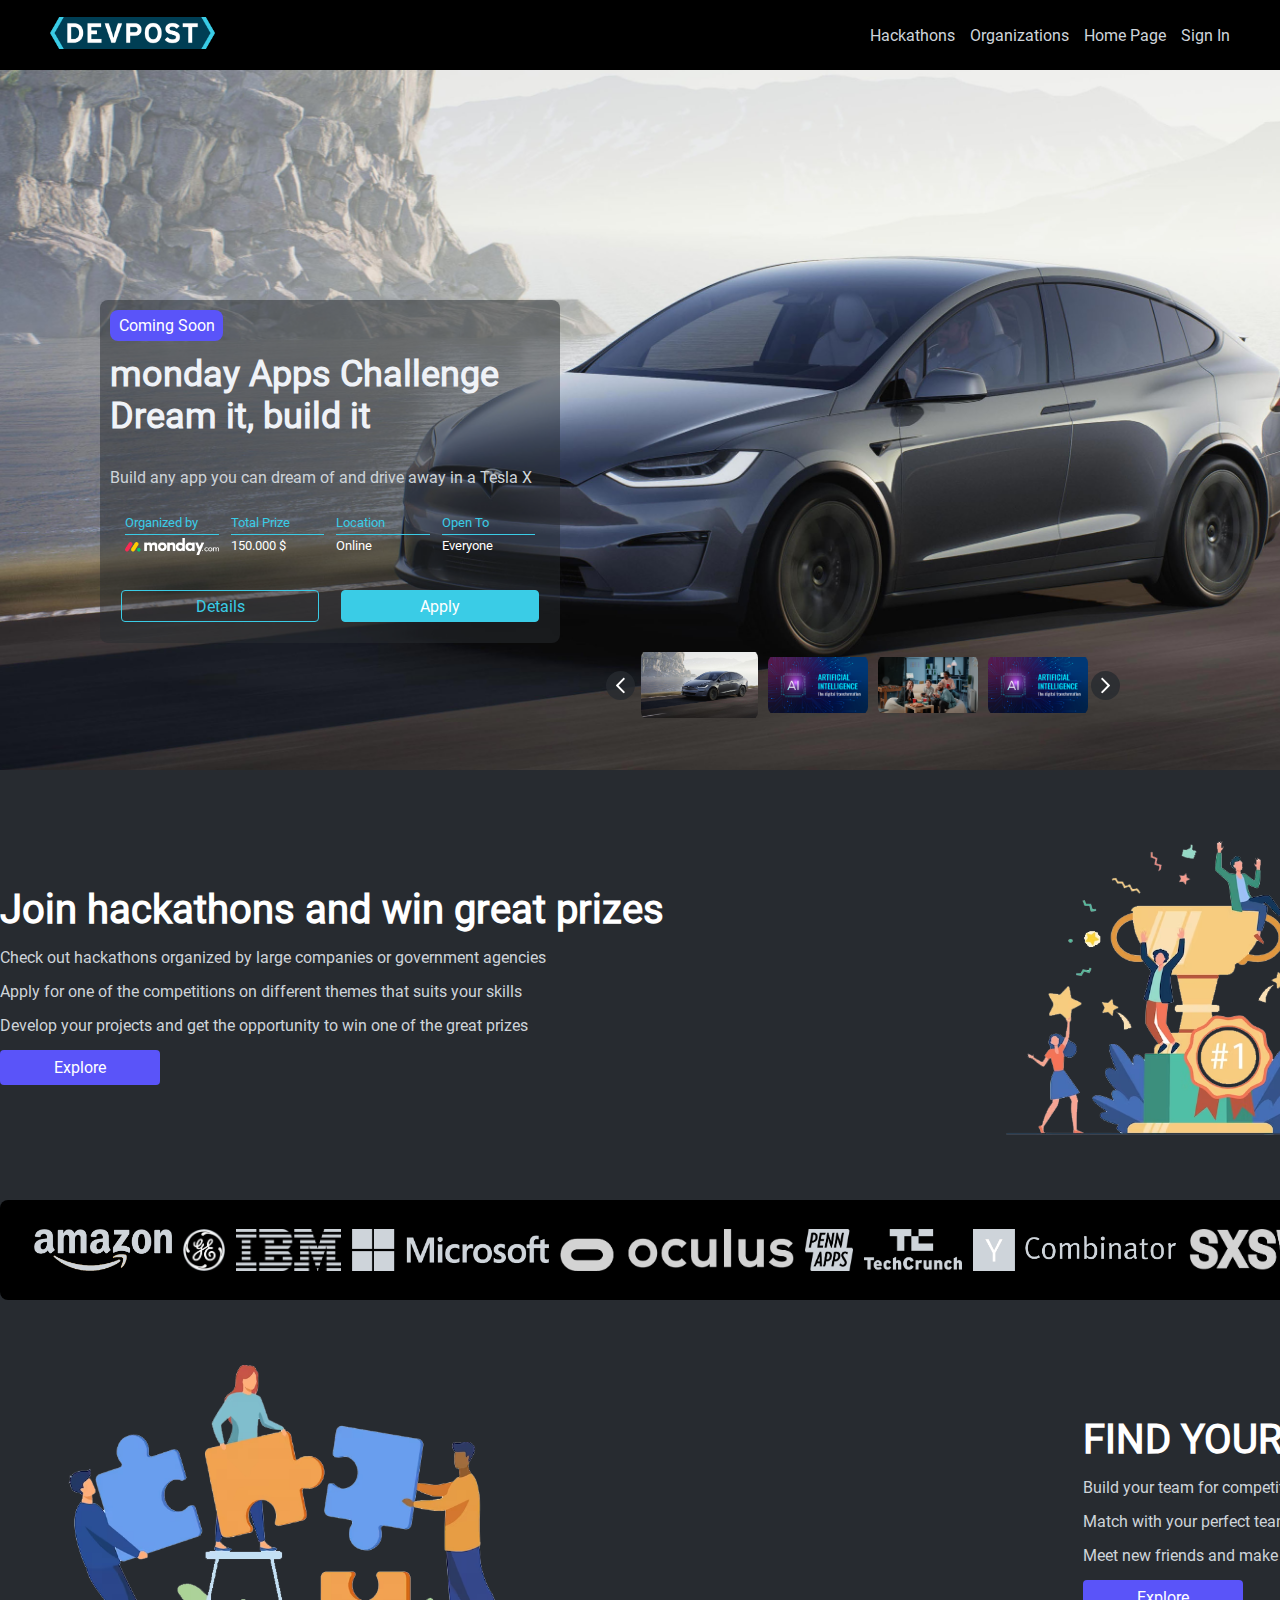
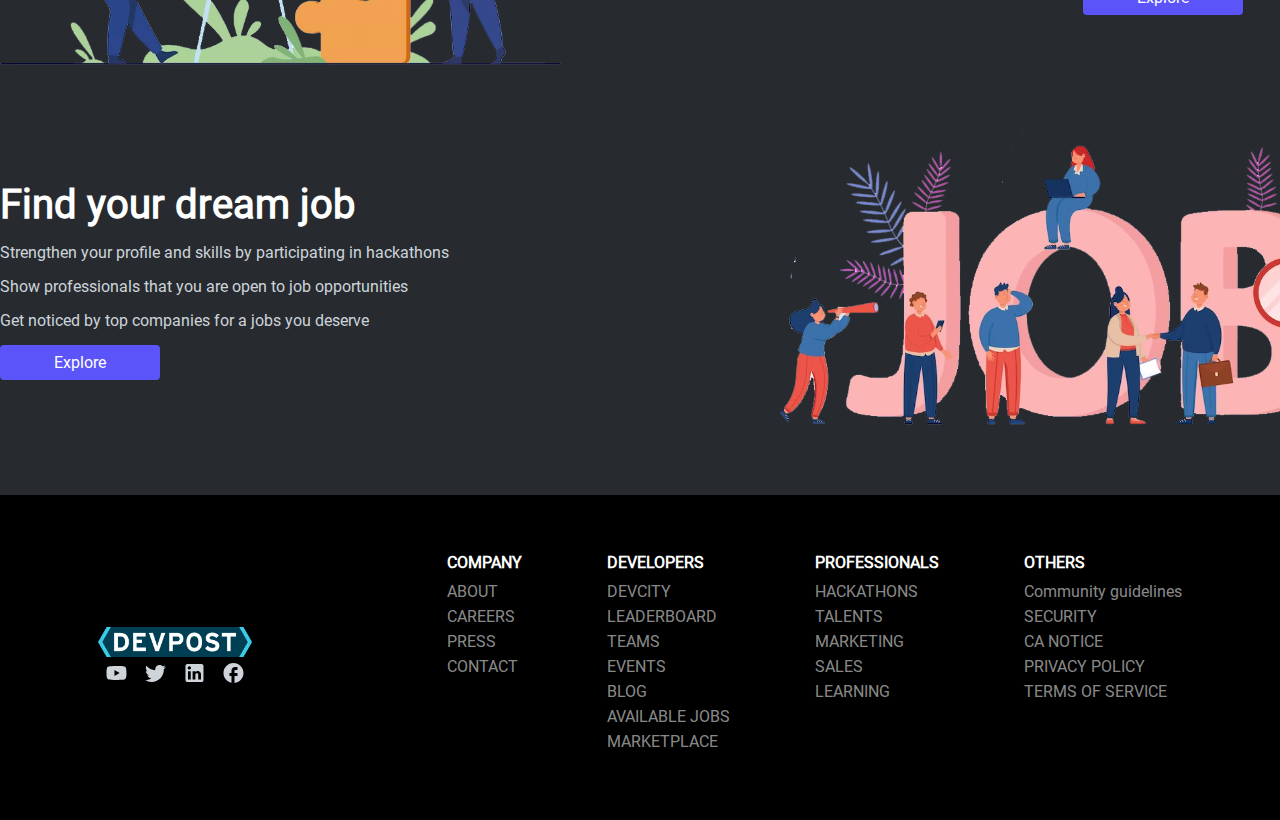
<file: #DEVPOST#/index.html>
<!DOCTYPE html>
<html>
<head>
	<meta charset="utf-8">
	<meta name="viewport" content="width=device-width, initial-scale=1">
	<title>< DEVPOST > - home</title>

	<link rel="stylesheet" href="assets/style/main.css">

</head>
<body>

<header class="navigation_main_container"> 
	 
    <a href="index.html"> 
		<img src="assets/img/logo.png" class="web_logo">
	</a>

	<nav> 
		<a class="web_nav_button" href="hackathons.html">Hackathons </a>
		<a class="web_nav_button" href="#">Organizations </a>
		<a class="web_nav_button" href="home.html">Home Page </a>
		<a class="web_nav_button" href="#">Sign In </a>

		<svg class="hb" onclick="toggle_navigation()" xmlns="http://www.w3.org/2000/svg" viewBox="0 0 10 10" stroke="#eee" stroke-width=".6" fill="rgba(0,0,0,0)" stroke-linecap="round" style="cursor: pointer">
		  <path d="M2,3L5,3L8,3M2,5L8,5M2,7L5,7L8,7">
		    <animate dur="0.2s" attributeName="d" values="M2,3L5,3L8,3M2,5L8,5M2,7L5,7L8,7;M3,3L5,5L7,3M5,5L5,5M3,7L5,5L7,7" fill="freeze" begin="start.begin" />
		    <animate dur="0.2s" attributeName="d" values="M3,3L5,5L7,3M5,5L5,5M3,7L5,5L7,7;M2,3L5,3L8,3M2,5L8,5M2,7L5,7L8,7" fill="freeze" begin="reverse.begin" />
		  </path>
		  <rect width="10" height="10" stroke="none">
		    <animate dur="2s" id="reverse" attributeName="width" begin="click" />
		  </rect>
		  <rect width="10" height="10" stroke="none">
		    <animate dur="0.001s" id="start" attributeName="width" values="10;0" fill="freeze" begin="click" />
		    <animate dur="0.001s" attributeName="width" values="0;10" fill="freeze" begin="reverse.begin" />
		  </rect>
		</svg>

	</nav>

	<div id="toggled_menu_container"> 

		<nav> 
			<a class="web_toggled_menu_buttons" href="hackathons.html">Hackathons </a>
			<a class="web_toggled_menu_buttons" href="#">Organizations </a>
			<a class="web_toggled_menu_buttons" href="home.html">Home Page </a>
			<a class="web_toggled_menu_buttons" href="#">Sign In </a>
		</nav>

	</div>


</header>

<section class="header_section_nav_under">

	<div class="info_in_header_section"> 

		<div class="info_in_header_list"> 

			<label class="comming_soon_label">Coming Soon</label>

 			<div class="comment_challenge"> 
				<h3>monday Apps Challenge 
				Dream it, build it</h3>

				<p>Build any app you can dream of and drive away in a Tesla X</p>
 			</div>


 			<div class="info_mini_box_container"> 

	 			<div class="info_mini_box"> 
	 				<span class="info_mini_box_title">Organized by</span>
	 				<div class="info_mini_box_space_line"></div>
	 				<span class="info_mini_box_comment"><img src="assets/img/monday.png"></span>
	 			</div>

	 			<div class="info_mini_box"> 
	 				<span class="info_mini_box_title">Total Prize</span>
	 				<div class="info_mini_box_space_line"></div>
	 				<span class="info_mini_box_comment">150.000 $</span>
	 			</div>

	 			<div class="info_mini_box"> 
	 				<span class="info_mini_box_title">Location</span>
	 				<div class="info_mini_box_space_line"></div>
	 				<span class="info_mini_box_comment">Online</span>
	 			</div>

	 			<div class="info_mini_box"> 
	 				<span class="info_mini_box_title">Open To</span>
	 				<div class="info_mini_box_space_line"></div>
	 				<span class="info_mini_box_comment">Everyone</span>
	 			</div>

 			</div>

 			<div class="info_buttons_box_end"> 
 				<a href="#" class="btn-nobg Details">Details</a>
 				<a href="#" class="btn-bg Apply">Apply</a>
 			</div>
		</div>

	</div>


	<div class="gallery-container"> 

		<div class="gallery_image_list"> 

			<div class="galler_image_change_buttons"> 

				<svg width="24" height="24" viewBox="0 0 24 24" fill="none" xmlns="http://www.w3.org/2000/svg">
				<rect width="24" height="24" rx="12" fill="#272B30" fill-opacity="0.8"/>
				<path d="M14.0832 18.0667L8.46655 12.4667C8.39988 12.4 8.35255 12.3278 8.32455 12.25C8.29655 12.1722 8.28277 12.0889 8.28321 12C8.28321 11.9111 8.29699 11.8278 8.32455 11.75C8.3521 11.6722 8.39944 11.6 8.46655 11.5333L14.0832 5.91668C14.2388 5.76113 14.4332 5.68335 14.6665 5.68335C14.8999 5.68335 15.0999 5.76668 15.2665 5.93335C15.4332 6.10002 15.5165 6.29446 15.5165 6.51668C15.5165 6.73891 15.4332 6.93335 15.2665 7.10002L10.3665 12L15.2665 16.9C15.4221 17.0556 15.4999 17.2473 15.4999 17.4753C15.4999 17.7034 15.4165 17.9005 15.2499 18.0667C15.0832 18.2334 14.8888 18.3167 14.6665 18.3167C14.4443 18.3167 14.2499 18.2334 14.0832 18.0667Z" fill="white"/>
				</svg>

				<svg width="24" height="24" viewBox="0 0 24 24" fill="none" xmlns="http://www.w3.org/2000/svg">
				<rect x="24" y="24" width="24" height="24" rx="12" transform="rotate(-180 24 24)" fill="#272B30" fill-opacity="0.8"/>
				<path d="M9.91679 5.93332L15.5335 11.5333C15.6001 11.6 15.6475 11.6722 15.6755 11.75C15.7035 11.8278 15.7172 11.9111 15.7168 12C15.7168 12.0889 15.703 12.1722 15.6755 12.25C15.6479 12.3278 15.6006 12.4 15.5335 12.4667L9.91679 18.0833C9.76123 18.2389 9.56679 18.3167 9.33345 18.3167C9.10012 18.3167 8.90012 18.2333 8.73345 18.0667C8.56679 17.9 8.48345 17.7055 8.48345 17.4833C8.48345 17.2611 8.56679 17.0667 8.73345 16.9L13.6335 12L8.73345 7.09998C8.5779 6.94443 8.50012 6.75265 8.50012 6.52465C8.50012 6.29665 8.58345 6.09954 8.75012 5.93332C8.91679 5.76665 9.11123 5.68332 9.33345 5.68332C9.55568 5.68332 9.75012 5.76665 9.91679 5.93332Z" fill="white"/>
				</svg>

			</div>
 
			<img class="gallery_image_list_active" src="assets/img/tesla.jpg">
			<img src="assets/img/ai.jpg">
			<img src="assets/img/party.jpg">
			<img src="assets/img/ai.jpg">
 
		</div>

	</div>
</section>


<main class="web_main_container_01"> 

	<div class="spacer"></div>

	<div class="web_main_container_01_content"> 

		<div class="web_main_container_01_content_block"> 
			<h1>Join hackathons and win great prizes</h1>

			<p>Check out hackathons organized by large companies or government agencies</p>
			<p>Apply for one of the competitions on different themes that suits your skills </p>
			<p>Develop your projects and get the opportunity to win one of the great prizes</p>
 
			<a class="btn-bg Explore">Explore</a>
		</div>


		<div class="web_main_container_01_content_block"> 
			<img src="assets/img/awards.png">
		</div>

	</div>

	<div class="spacer"> </div>

	<section class="Companies_container"> 

		<div class="Companies_list"> 
			<img src="assets/img/amazon.png">
			<img src="assets/img/g_electric.png">
			<img src="assets/img/ibm.png">
			<img src="assets/img/microsoft.png">
			<img src="assets/img/oculus.png">
			<img src="assets/img/pennapp.png">
			<img src="assets/img/techcrunch.png">
			<img src="assets/img/combinator.png">
			<img src="assets/img/sxsw.png">
		</div>

	</section>

	<div class="spacer"> </div>

	<div class="web_main_container_01_content"> 


		<div class="web_main_container_01_content_block"> 
			<img src="assets/img/team.png" class="two_block_img">
		</div>

		<div class="web_main_container_01_content_block"> 
			<h1>FIND YOUR TEAM</h1>

			<p>Build your team for competitions </p>
			<p>Match with your perfect teammates</p>
			<p>Meet new friends and make great projects</p>

			<a class="btn-bg Explore">Explore</a>
		</div>

	</div>

	<div class="spacer"> </div>

 	<div class="web_main_container_01_content"> 

		<div class="web_main_container_01_content_block"> 
			<h1>Find your dream job</h1>

			<p>Strengthen your profile and skills by participating in hackathons  </p>
			<p>Show professionals that you are open to job opportunities </p>
			<p>Get noticed by top companies for a jobs you deserve </p>

			<a class="btn-bg Explore">Explore</a>
		</div>

		<div class="web_main_container_01_content_block"> 
			<img src="assets/img/job.png" class="two_block_img">
		</div>
	</div>

<div class="spacer"> </div>

<footer class="web_footer_container"> 

<div class="web_footer_content_block"> 
	<img src="assets/img/logo.png">
	<div class="soc_media_footer"> 

	<a href="#"> 
		<svg width="25" height="24" viewBox="0 0 25 24" fill="none" xmlns="http://www.w3.org/2000/svg">
		<path d="M10.4839 15L15.6739 12L10.4839 9V15ZM22.0439 7.17C22.1739 7.64 22.2639 8.27 22.3239 9.07C22.3939 9.87 22.4239 10.56 22.4239 11.16L22.4839 12C22.4839 14.19 22.3239 15.8 22.0439 16.83C21.7939 17.73 21.2139 18.31 20.3139 18.56C19.8439 18.69 18.9839 18.78 17.6639 18.84C16.3639 18.91 15.1739 18.94 14.0739 18.94L12.4839 19C8.29389 19 5.68389 18.84 4.65389 18.56C3.75389 18.31 3.17389 17.73 2.92389 16.83C2.79389 16.36 2.70389 15.73 2.64389 14.93C2.57389 14.13 2.54389 13.44 2.54389 12.84L2.48389 12C2.48389 9.81 2.64389 8.2 2.92389 7.17C3.17389 6.27 3.75389 5.69 4.65389 5.44C5.12389 5.31 5.98389 5.22 7.30389 5.16C8.60389 5.09 9.79389 5.06 10.8939 5.06L12.4839 5C16.6739 5 19.2839 5.16 20.3139 5.44C21.2139 5.69 21.7939 6.27 22.0439 7.17Z" fill="#CED4DA"/>
		</svg>
	</a>

	<a href="#"> 
		<svg width="25" height="24" viewBox="0 0 25 24" fill="none" xmlns="http://www.w3.org/2000/svg">
		<path d="M22.9439 6C22.1739 6.35 21.3439 6.58 20.4839 6.69C21.3639 6.16 22.0439 5.32 22.3639 4.31C21.5339 4.81 20.6139 5.16 19.6439 5.36C18.8539 4.5 17.7439 4 16.4839 4C14.1339 4 12.2139 5.92 12.2139 8.29C12.2139 8.63 12.2539 8.96 12.3239 9.27C8.76393 9.09 5.59393 7.38 3.48393 4.79C3.11393 5.42 2.90393 6.16 2.90393 6.94C2.90393 8.43 3.65393 9.75 4.81393 10.5C4.10393 10.5 3.44393 10.3 2.86393 10V10.03C2.86393 12.11 4.34393 13.85 6.30393 14.24C5.67465 14.4122 5.01402 14.4362 4.37393 14.31C4.64553 15.1625 5.17746 15.9084 5.89494 16.4429C6.61242 16.9775 7.47937 17.2737 8.37393 17.29C6.85756 18.4904 4.97792 19.1393 3.04393 19.13C2.70393 19.13 2.36393 19.11 2.02393 19.07C3.92393 20.29 6.18393 21 8.60393 21C16.4839 21 20.8139 14.46 20.8139 8.79C20.8139 8.6 20.8139 8.42 20.8039 8.23C21.6439 7.63 22.3639 6.87 22.9439 6Z" fill="#CED4DA"/>
		</svg>

	</a>

	<a href="#"> 
		<svg width="25" height="24" viewBox="0 0 25 24" fill="none" xmlns="http://www.w3.org/2000/svg">
		<path d="M19.4839 3C20.0143 3 20.523 3.21071 20.8981 3.58579C21.2732 3.96086 21.4839 4.46957 21.4839 5V19C21.4839 19.5304 21.2732 20.0391 20.8981 20.4142C20.523 20.7893 20.0143 21 19.4839 21H5.48389C4.95345 21 4.44475 20.7893 4.06967 20.4142C3.6946 20.0391 3.48389 19.5304 3.48389 19V5C3.48389 4.46957 3.6946 3.96086 4.06967 3.58579C4.44475 3.21071 4.95345 3 5.48389 3H19.4839ZM18.9839 18.5V13.2C18.9839 12.3354 18.6404 11.5062 18.0291 10.8948C17.4177 10.2835 16.5885 9.94 15.7239 9.94C14.8739 9.94 13.8839 10.46 13.4039 11.24V10.13H10.6139V18.5H13.4039V13.57C13.4039 12.8 14.0239 12.17 14.7939 12.17C15.1652 12.17 15.5213 12.3175 15.7838 12.5801C16.0464 12.8426 16.1939 13.1987 16.1939 13.57V18.5H18.9839ZM7.36389 8.56C7.80945 8.56 8.23677 8.383 8.55183 8.06794C8.86689 7.75288 9.04389 7.32556 9.04389 6.88C9.04389 5.95 8.29389 5.19 7.36389 5.19C6.91567 5.19 6.48581 5.36805 6.16888 5.68499C5.85194 6.00193 5.67389 6.43178 5.67389 6.88C5.67389 7.81 6.43389 8.56 7.36389 8.56ZM8.75389 18.5V10.13H5.98389V18.5H8.75389Z" fill="#CED4DA"/>
		</svg>

	</a>

	<a href="#"> 
		<svg width="25" height="24" viewBox="0 0 25 24" fill="none" xmlns="http://www.w3.org/2000/svg">
		<path d="M22.4839 12C22.4839 6.48 18.0039 2 12.4839 2C6.96389 2 2.48389 6.48 2.48389 12C2.48389 16.84 5.92389 20.87 10.4839 21.8V15H8.48389V12H10.4839V9.5C10.4839 7.57 12.0539 6 13.9839 6H16.4839V9H14.4839C13.9339 9 13.4839 9.45 13.4839 10V12H16.4839V15H13.4839V21.95C18.5339 21.45 22.4839 17.19 22.4839 12Z" fill="#CED4DA"/>
		</svg>

	</a>


	</div>
 
</div>

<div class="list_navigation_at_footer"> 

	<div class="list_nav_footer"> 
		<label>COMPANY</label>
		<a href="#">ABOUT</a>
		<a href="#">CAREERS</a>
		<a href="#">PRESS</a>
		<a href="#">CONTACT</a>
	</div>

	<div class="list_nav_footer"> 
		<label>DEVELOPERS</label>
		<a href="#">DEVCITY</a>
		<a href="#">LEADERBOARD</a>
		<a href="#">TEAMS</a>
		<a href="#">EVENTS</a>
		<a href="#">BLOG</a>
		<a href="#">AVAILABLE JOBS</a>
		<a href="#">MARKETPLACE</a>
	</div>

	 
	<div class="list_nav_footer"> 
		<label>PROFESSIONALS</label>
		<a href="#">HACKATHONS</a>
		<a href="#">TALENTS</a>
		<a href="#">MARKETING</a>
		<a href="#">SALES</a>
		<a href="#">LEARNING</a>
	</div>

	<div class="list_nav_footer"> 
		<label>OTHERS</label>
		<a href="#">Community guidelines</a>
	 	<a href="#">SECURITY</a>
		<a href="#">CA NOTICE</a>
		<a href="#">PRIVACY POLICY</a>
		<a href="#">TERMS OF SERVICE</a>
	</div>
	 
</div>

</footer>
</main>


 
 
 
 
<script src="assets/script/navigation__at_header.js"></script>
</body>
</html>
</file>
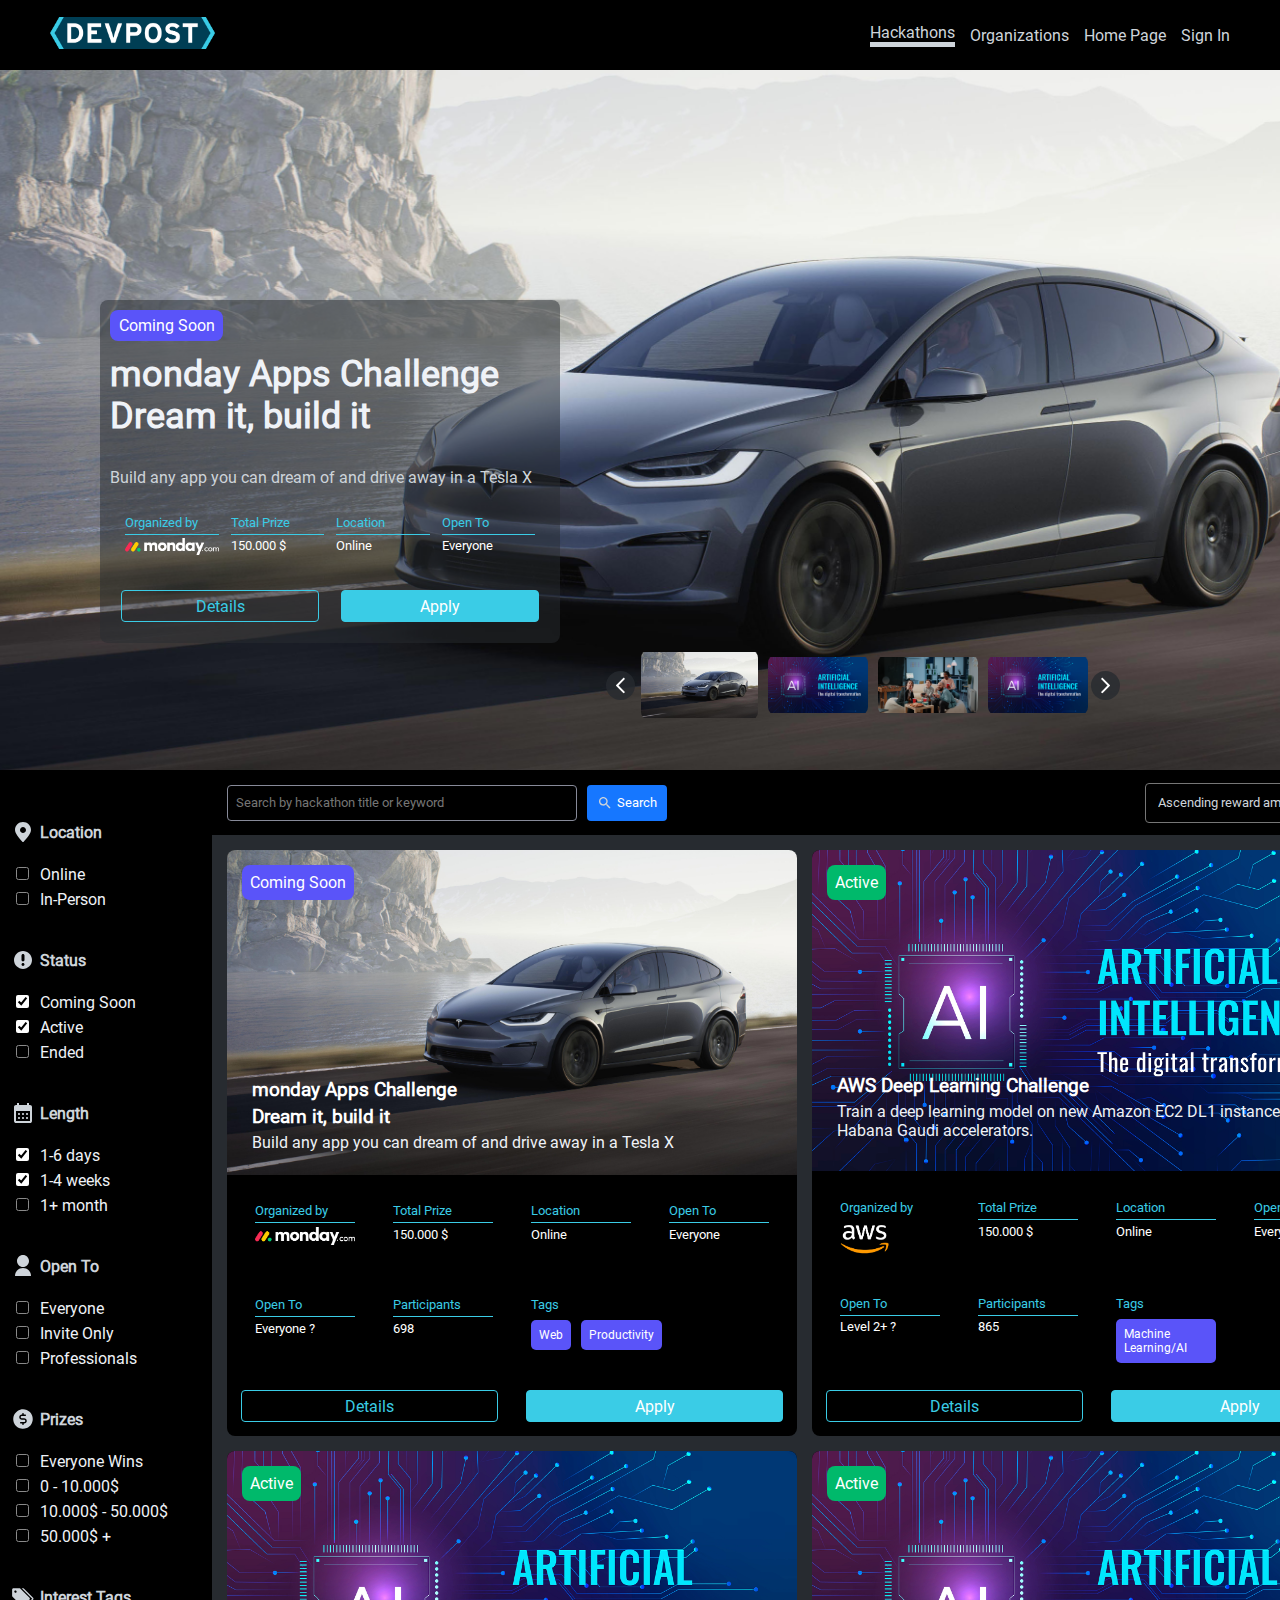
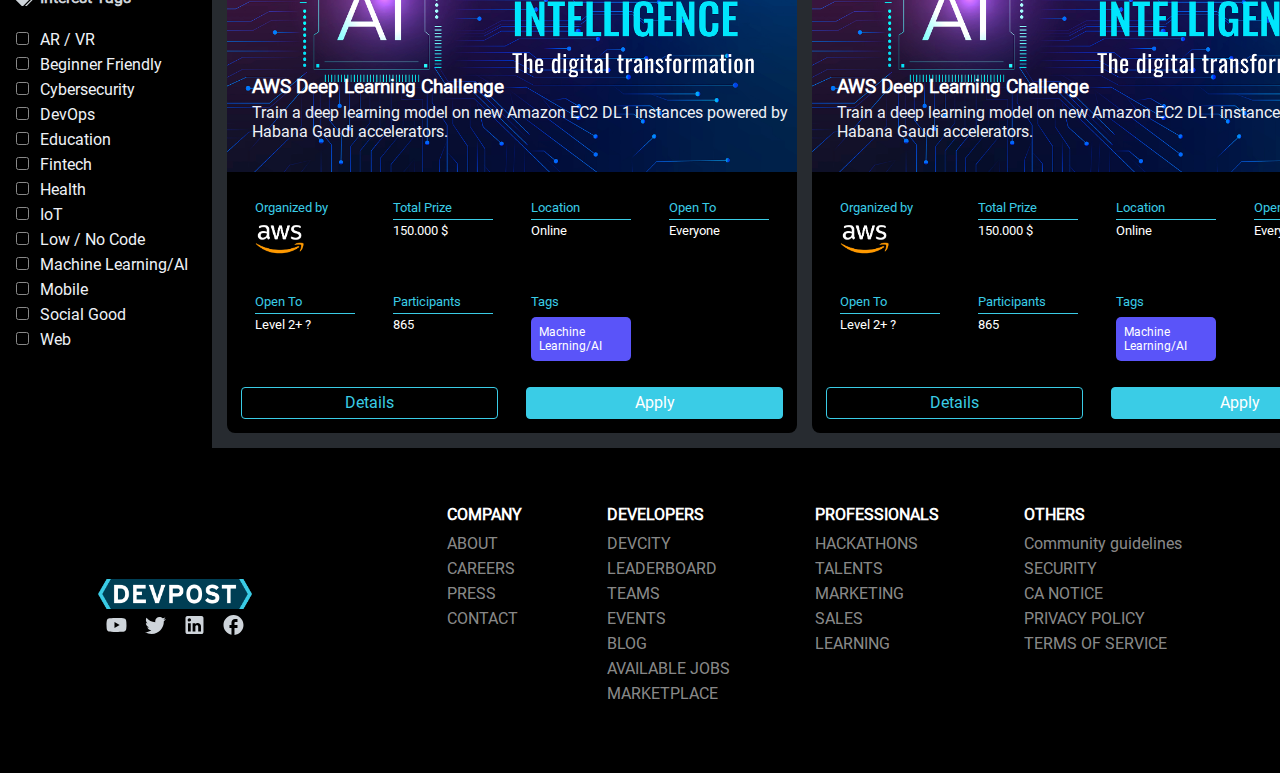
<file: #DEVPOST#/hackathons.html>
<!DOCTYPE html>
<html>
<head>
	<meta charset="utf-8">
	<meta name="viewport" content="width=device-width, initial-scale=1">
	<title>< DEVPOST > - Hackathons</title>

	<link rel="stylesheet" href="assets/style/main.css">

</head>
<body>

<header class="navigation_main_container"> 
	 
    <a href="index.html"> 
		<img src="assets/img/logo.png" class="web_logo">
	</a>

	<nav> 
		<a class="web_nav_button actived_page" href="hackathons.html">Hackathons </a>
		<a class="web_nav_button" href="#">Organizations </a>
		<a class="web_nav_button" href="home.html">Home Page </a>

		<a class="web_nav_button" href="#">Sign In </a>

		<svg class="hb" onclick="toggle_navigation()" xmlns="http://www.w3.org/2000/svg" viewBox="0 0 10 10" stroke="#eee" stroke-width=".6" fill="rgba(0,0,0,0)" stroke-linecap="round" style="cursor: pointer">
		  <path d="M2,3L5,3L8,3M2,5L8,5M2,7L5,7L8,7">
		    <animate dur="0.2s" attributeName="d" values="M2,3L5,3L8,3M2,5L8,5M2,7L5,7L8,7;M3,3L5,5L7,3M5,5L5,5M3,7L5,5L7,7" fill="freeze" begin="start.begin" />
		    <animate dur="0.2s" attributeName="d" values="M3,3L5,5L7,3M5,5L5,5M3,7L5,5L7,7;M2,3L5,3L8,3M2,5L8,5M2,7L5,7L8,7" fill="freeze" begin="reverse.begin" />
		  </path>
		  <rect width="10" height="10" stroke="none">
		    <animate dur="2s" id="reverse" attributeName="width" begin="click" />
		  </rect>
		  <rect width="10" height="10" stroke="none">
		    <animate dur="0.001s" id="start" attributeName="width" values="10;0" fill="freeze" begin="click" />
		    <animate dur="0.001s" attributeName="width" values="0;10" fill="freeze" begin="reverse.begin" />
		  </rect>
		</svg>

	</nav>

	<div id="toggled_menu_container"> 

		<nav> 
			<a class="web_toggled_menu_buttons actived_page" href="hackathons.html">Hackathons </a>
			<a class="web_toggled_menu_buttons" href="#">Organizations </a>
			<a class="web_toggled_menu_buttons" href="home.html">Home Page </a>
			<a class="web_toggled_menu_buttons" href="#">Sign In </a>
		</nav>

	</div>


</header>

<section class="header_section_nav_under">

	<div class="info_in_header_section"> 

		<div class="info_in_header_list"> 

			<label class="comming_soon_label">Coming Soon</label>

 			<div class="comment_challenge"> 
				<h3>monday Apps Challenge 
				Dream it, build it</h3>

				<p>Build any app you can dream of and drive away in a Tesla X</p>
 			</div>


 			<div class="info_mini_box_container"> 

	 			<div class="info_mini_box"> 
	 				<span class="info_mini_box_title">Organized by</span>
	 				<div class="info_mini_box_space_line"></div>
	 				<span class="info_mini_box_comment"><img src="assets/img/monday.png"></span>
	 			</div>

	 			<div class="info_mini_box"> 
	 				<span class="info_mini_box_title">Total Prize</span>
	 				<div class="info_mini_box_space_line"></div>
	 				<span class="info_mini_box_comment">150.000 $</span>
	 			</div>

	 			<div class="info_mini_box"> 
	 				<span class="info_mini_box_title">Location</span>
	 				<div class="info_mini_box_space_line"></div>
	 				<span class="info_mini_box_comment">Online</span>
	 			</div>

	 			<div class="info_mini_box"> 
	 				<span class="info_mini_box_title">Open To</span>
	 				<div class="info_mini_box_space_line"></div>
	 				<span class="info_mini_box_comment">Everyone</span>
	 			</div>

 			</div>

 			<div class="info_buttons_box_end"> 
 				<a href="#" class="btn-nobg Details">Details</a>
 				<a href="#" class="btn-bg Apply">Apply</a>
 			</div>
		</div>

	</div>


	<div class="gallery-container"> 

		<div class="gallery_image_list"> 

			<div class="galler_image_change_buttons"> 

				<svg width="24" height="24" viewBox="0 0 24 24" fill="none" xmlns="http://www.w3.org/2000/svg">
				<rect width="24" height="24" rx="12" fill="#272B30" fill-opacity="0.8"/>
				<path d="M14.0832 18.0667L8.46655 12.4667C8.39988 12.4 8.35255 12.3278 8.32455 12.25C8.29655 12.1722 8.28277 12.0889 8.28321 12C8.28321 11.9111 8.29699 11.8278 8.32455 11.75C8.3521 11.6722 8.39944 11.6 8.46655 11.5333L14.0832 5.91668C14.2388 5.76113 14.4332 5.68335 14.6665 5.68335C14.8999 5.68335 15.0999 5.76668 15.2665 5.93335C15.4332 6.10002 15.5165 6.29446 15.5165 6.51668C15.5165 6.73891 15.4332 6.93335 15.2665 7.10002L10.3665 12L15.2665 16.9C15.4221 17.0556 15.4999 17.2473 15.4999 17.4753C15.4999 17.7034 15.4165 17.9005 15.2499 18.0667C15.0832 18.2334 14.8888 18.3167 14.6665 18.3167C14.4443 18.3167 14.2499 18.2334 14.0832 18.0667Z" fill="white"/>
				</svg>

				<svg width="24" height="24" viewBox="0 0 24 24" fill="none" xmlns="http://www.w3.org/2000/svg">
				<rect x="24" y="24" width="24" height="24" rx="12" transform="rotate(-180 24 24)" fill="#272B30" fill-opacity="0.8"/>
				<path d="M9.91679 5.93332L15.5335 11.5333C15.6001 11.6 15.6475 11.6722 15.6755 11.75C15.7035 11.8278 15.7172 11.9111 15.7168 12C15.7168 12.0889 15.703 12.1722 15.6755 12.25C15.6479 12.3278 15.6006 12.4 15.5335 12.4667L9.91679 18.0833C9.76123 18.2389 9.56679 18.3167 9.33345 18.3167C9.10012 18.3167 8.90012 18.2333 8.73345 18.0667C8.56679 17.9 8.48345 17.7055 8.48345 17.4833C8.48345 17.2611 8.56679 17.0667 8.73345 16.9L13.6335 12L8.73345 7.09998C8.5779 6.94443 8.50012 6.75265 8.50012 6.52465C8.50012 6.29665 8.58345 6.09954 8.75012 5.93332C8.91679 5.76665 9.11123 5.68332 9.33345 5.68332C9.55568 5.68332 9.75012 5.76665 9.91679 5.93332Z" fill="white"/>
				</svg>

			</div>
 
			<img class="gallery_image_list_active" src="assets/img/tesla.jpg">
			<img src="assets/img/ai.jpg">
			<img src="assets/img/party.jpg">
			<img src="assets/img/ai.jpg">
 
		</div>

	</div>
</section>


<main class="web_main_container_01"> 

 


<div class="web_hackathons_container"> 

	<div class="web_hackathons_blocks"> 

	   <div class="web_hackathons_filter_block"> 

	   	<div class="web_hackathons_filter_opt_block"> 

 			<span> 
				<svg width="24" height="24" viewBox="0 0 24 24" fill="none" xmlns="http://www.w3.org/2000/svg">
				<g clip-path="url(#clip0_57_254)">
				<path fill-rule="evenodd" clip-rule="evenodd" d="M12 21L12.708 21.706C12.6151 21.7993 12.5047 21.8733 12.3831 21.9238C12.2615 21.9743 12.1312 22.0003 11.9995 22.0003C11.8678 22.0003 11.7375 21.9743 11.6159 21.9238C11.4943 21.8733 11.3839 21.7993 11.291 21.706L11.285 21.699L11.268 21.682L11.206 21.619C10.8535 21.2559 10.5068 20.8872 10.166 20.513C9.3104 19.5755 8.49113 18.6054 7.71 17.605C6.818 16.455 5.906 15.155 5.213 13.871C4.535 12.612 4 11.248 4 10C4 5.461 7.592 2 12 2C16.408 2 20 5.461 20 10C20 11.248 19.465 12.612 18.787 13.87C18.094 15.156 17.183 16.455 16.29 17.605C15.1974 19.0046 14.0304 20.3446 12.794 21.619L12.732 21.682L12.715 21.699L12.709 21.705L12 21ZM12 13C12.7956 13 13.5587 12.6839 14.1213 12.1213C14.6839 11.5587 15 10.7956 15 10C15 9.20435 14.6839 8.44129 14.1213 7.87868C13.5587 7.31607 12.7956 7 12 7C11.2044 7 10.4413 7.31607 9.87868 7.87868C9.31607 8.44129 9 9.20435 9 10C9 10.7956 9.31607 11.5587 9.87868 12.1213C10.4413 12.6839 11.2044 13 12 13Z" fill="#CED4DA"/>
				</g>
				<defs>
				<clipPath id="clip0_57_254">
				<rect width="24" height="24" fill="white"/>
				</clipPath>
				</defs>
				</svg>
			Location
 			</span>

 	 		<div class="web_hackathons_filter_inputs_block"> 
			  <input type="checkbox" id="0_inputs_empty" name="0_inputs_empty">
			  <label for="0_inputs_empty"> Online</label><br>
			  <input type="checkbox" id="1_inputs_empty" name="1_inputs_empty">
			  <label for="1_inputs_empty"> In-Person</label><br>
 	 		</div>

	   	</div>
	   	<br>
	   	<div class="web_hackathons_filter_opt_block"> 

 			<span> 
				<svg width="24" height="24" viewBox="0 0 24 24" fill="none" xmlns="http://www.w3.org/2000/svg">
				<g clip-path="url(#clip0_57_148)">
				<path fill-rule="evenodd" clip-rule="evenodd" d="M21 12C21 14.3869 20.0518 16.6761 18.364 18.364C16.6761 20.0518 14.3869 21 12 21C9.61305 21 7.32387 20.0518 5.63604 18.364C3.94821 16.6761 3 14.3869 3 12C3 9.61305 3.94821 7.32387 5.63604 5.63604C7.32387 3.94821 9.61305 3 12 3C14.3869 3 16.6761 3.94821 18.364 5.63604C20.0518 7.32387 21 9.61305 21 12ZM10.5 7.5C10.5 7.10218 10.658 6.72064 10.9393 6.43934C11.2206 6.15804 11.6022 6 12 6C12.3978 6 12.7794 6.15804 13.0607 6.43934C13.342 6.72064 13.5 7.10218 13.5 7.5V12C13.5 12.3978 13.342 12.7794 13.0607 13.0607C12.7794 13.342 12.3978 13.5 12 13.5C11.6022 13.5 11.2206 13.342 10.9393 13.0607C10.658 12.7794 10.5 12.3978 10.5 12V7.5ZM12 15C11.6022 15 11.2206 15.158 10.9393 15.4393C10.658 15.7206 10.5 16.1022 10.5 16.5C10.5 16.8978 10.658 17.2794 10.9393 17.5607C11.2206 17.842 11.6022 18 12 18C12.3978 18 12.7794 17.842 13.0607 17.5607C13.342 17.2794 13.5 16.8978 13.5 16.5C13.5 16.1022 13.342 15.7206 13.0607 15.4393C12.7794 15.158 12.3978 15 12 15Z" fill="#CED4DA"/>
				</g>
				<defs>
				<clipPath id="clip0_57_148">
				<rect width="18" height="18" fill="white" transform="translate(3 3)"/>
				</clipPath>
				</defs>
				</svg>

			Status
 			</span>

 	 		<div class="web_hackathons_filter_inputs_block"> 
			  <input type="checkbox" id="2_inputs_empty" name="2_inputs_empty" checked>
			  <label for="2_inputs_empty"> Coming Soon </label><br>
			  <input type="checkbox" id="3_inputs_empty" name="3_inputs_empty" checked>
			  <label for="3_inputs_empty"> Active</label><br>
  			  <input type="checkbox" id="4_inputs_empty" name="4_inputs_empty">
			  <label for="4_inputs_empty"> Ended</label><br>
 	 		</div>
 
	   	</div>
	   	<br>
	   	<div class="web_hackathons_filter_opt_block"> 

 			<span> 
				<svg width="24" height="24" viewBox="0 0 24 24" fill="none" xmlns="http://www.w3.org/2000/svg">
				<g clip-path="url(#clip0_57_436)">
				<path d="M12 14C11.7167 14 11.479 13.904 11.287 13.712C11.095 13.52 10.9993 13.2827 11 13C11 12.7167 11.096 12.479 11.288 12.287C11.48 12.095 11.7173 11.9993 12 12C12.2833 12 12.521 12.096 12.713 12.288C12.905 12.48 13.0007 12.7173 13 13C13 13.2833 12.904 13.521 12.712 13.713C12.52 13.905 12.2827 14.0007 12 14ZM8 14C7.71667 14 7.479 13.904 7.287 13.712C7.095 13.52 6.99934 13.2827 7 13C7 12.7167 7.096 12.479 7.288 12.287C7.48 12.095 7.71734 11.9993 8 12C8.28334 12 8.521 12.096 8.713 12.288C8.905 12.48 9.00067 12.7173 9 13C9 13.2833 8.904 13.521 8.712 13.713C8.52 13.905 8.28267 14.0007 8 14ZM16 14C15.7167 14 15.479 13.904 15.287 13.712C15.095 13.52 14.9993 13.2827 15 13C15 12.7167 15.096 12.479 15.288 12.287C15.48 12.095 15.7173 11.9993 16 12C16.2833 12 16.521 12.096 16.713 12.288C16.905 12.48 17.0007 12.7173 17 13C17 13.2833 16.904 13.521 16.712 13.713C16.52 13.905 16.2827 14.0007 16 14ZM12 18C11.7167 18 11.479 17.904 11.287 17.712C11.095 17.52 10.9993 17.2827 11 17C11 16.7167 11.096 16.479 11.288 16.287C11.48 16.095 11.7173 15.9993 12 16C12.2833 16 12.521 16.096 12.713 16.288C12.905 16.48 13.0007 16.7173 13 17C13 17.2833 12.904 17.521 12.712 17.713C12.52 17.905 12.2827 18.0007 12 18ZM8 18C7.71667 18 7.479 17.904 7.287 17.712C7.095 17.52 6.99934 17.2827 7 17C7 16.7167 7.096 16.479 7.288 16.287C7.48 16.095 7.71734 15.9993 8 16C8.28334 16 8.521 16.096 8.713 16.288C8.905 16.48 9.00067 16.7173 9 17C9 17.2833 8.904 17.521 8.712 17.713C8.52 17.905 8.28267 18.0007 8 18ZM16 18C15.7167 18 15.479 17.904 15.287 17.712C15.095 17.52 14.9993 17.2827 15 17C15 16.7167 15.096 16.479 15.288 16.287C15.48 16.095 15.7173 15.9993 16 16C16.2833 16 16.521 16.096 16.713 16.288C16.905 16.48 17.0007 16.7173 17 17C17 17.2833 16.904 17.521 16.712 17.713C16.52 17.905 16.2827 18.0007 16 18ZM5 22C4.45 22 3.979 21.804 3.587 21.412C3.195 21.02 2.99934 20.5493 3 20V6C3 5.45 3.196 4.979 3.588 4.587C3.98 4.195 4.45067 3.99933 5 4H6V2H8V4H16V2H18V4H19C19.55 4 20.021 4.196 20.413 4.588C20.805 4.98 21.0007 5.45067 21 6V20C21 20.55 20.804 21.021 20.412 21.413C20.02 21.805 19.5493 22.0007 19 22H5ZM5 20H19V10H5V20Z" fill="#CED4DA"/>
				</g>
				<defs> <clipPath id="clip0_57_436"> <rect width="24" height="24" fill="white"/> </clipPath> </defs>
				</svg>
			Length
 			</span>

 	 		<div class="web_hackathons_filter_inputs_block"> 
			  <input type="checkbox" id="5_inputs_empty" name="5_inputs_empty" checked>
			  <label for="5_inputs_empty"> 1-6 days </label><br>
			  <input type="checkbox" id="6_inputs_empty" name="6_inputs_empty" checked>
			  <label for="6_inputs_empty"> 1-4 weeks</label><br>
  			  <input type="checkbox" id="7_inputs_empty" name="7_inputs_empty">
			  <label for="7_inputs_empty"> 1+ month</label><br>
 	 		</div>
  
 
 
	   	</div>
	   	<br>
	   	<div class="web_hackathons_filter_opt_block"> 

 			<span> 
				 <svg width="24" height="24" viewBox="0 0 24 24" fill="none" xmlns="http://www.w3.org/2000/svg">
				<path d="M4 22C4 19.8783 4.84285 17.8434 6.34315 16.3431C7.84344 14.8429 9.87827 14 12 14C14.1217 14 16.1566 14.8429 17.6569 16.3431C19.1571 17.8434 20 19.8783 20 22H4ZM12 13C8.685 13 6 10.315 6 7C6 3.685 8.685 1 12 1C15.315 1 18 3.685 18 7C18 10.315 15.315 13 12 13Z" fill="#CED4DA"/>
				</svg>

			Open To
 			</span>

 	 		<div class="web_hackathons_filter_inputs_block"> 
			  <input type="checkbox" id="Everyone" name="Everyone">
			  <label for="Everyone">Everyone </label><br>
			  <input type="checkbox" id="Invite" name="Invite">
			  <label for="Invite"> Invite Only</label><br>
  			  <input type="checkbox" id="Professionals" name="Professionals">
			  <label for="Professionals"> Professionals</label><br>
 	 		</div>

	   	</div>
 	   	<br>
	   	<div class="web_hackathons_filter_opt_block"> 

 			<span> 
				<svg width="24" height="24" viewBox="0 0 24 24" fill="none" xmlns="http://www.w3.org/2000/svg">
				<path d="M12 2.25C10.0716 2.25 8.18657 2.82183 6.58319 3.89317C4.97982 4.96451 3.73013 6.48726 2.99218 8.26884C2.25422 10.0504 2.06114 12.0108 2.43735 13.9021C2.81355 15.7934 3.74215 17.5307 5.10571 18.8943C6.46928 20.2579 8.20656 21.1865 10.0979 21.5627C11.9892 21.9389 13.9496 21.7458 15.7312 21.0078C17.5127 20.2699 19.0355 19.0202 20.1068 17.4168C21.1782 15.8134 21.75 13.9284 21.75 12C21.745 9.41566 20.7162 6.93859 18.8888 5.11118C17.0614 3.28378 14.5843 2.25496 12 2.25ZM13.125 16.5H12.75V17.25C12.75 17.4489 12.671 17.6397 12.5303 17.7803C12.3897 17.921 12.1989 18 12 18C11.8011 18 11.6103 17.921 11.4697 17.7803C11.329 17.6397 11.25 17.4489 11.25 17.25V16.5H9.75C9.55109 16.5 9.36033 16.421 9.21967 16.2803C9.07902 16.1397 9 15.9489 9 15.75C9 15.5511 9.07902 15.3603 9.21967 15.2197C9.36033 15.079 9.55109 15 9.75 15H13.125C13.4234 15 13.7095 14.8815 13.9205 14.6705C14.1315 14.4595 14.25 14.1734 14.25 13.875C14.25 13.5766 14.1315 13.2905 13.9205 13.0795C13.7095 12.8685 13.4234 12.75 13.125 12.75H10.875C10.1788 12.75 9.51113 12.4734 9.01885 11.9812C8.52657 11.4889 8.25 10.8212 8.25 10.125C8.25 9.42881 8.52657 8.76113 9.01885 8.26884C9.51113 7.77656 10.1788 7.5 10.875 7.5H11.25V6.75C11.25 6.55109 11.329 6.36032 11.4697 6.21967C11.6103 6.07902 11.8011 6 12 6C12.1989 6 12.3897 6.07902 12.5303 6.21967C12.671 6.36032 12.75 6.55109 12.75 6.75V7.5H14.25C14.4489 7.5 14.6397 7.57902 14.7803 7.71967C14.921 7.86032 15 8.05109 15 8.25C15 8.44891 14.921 8.63968 14.7803 8.78033C14.6397 8.92098 14.4489 9 14.25 9H10.875C10.5766 9 10.2905 9.11853 10.0795 9.3295C9.86853 9.54048 9.75 9.82663 9.75 10.125C9.75 10.4234 9.86853 10.7095 10.0795 10.9205C10.2905 11.1315 10.5766 11.25 10.875 11.25H13.125C13.8212 11.25 14.4889 11.5266 14.9812 12.0188C15.4734 12.5111 15.75 13.1788 15.75 13.875C15.75 14.5712 15.4734 15.2389 14.9812 15.7312C14.4889 16.2234 13.8212 16.5 13.125 16.5Z" fill="#CED4DA"/>
				</svg>
			Prizes
 			</span>

 	 		<div class="web_hackathons_filter_inputs_block"> 

			  <input type="checkbox" id="inp_1" name="inp_1">
			  <label for="inp_1">Everyone Wins </label><br>

			  <input type="checkbox" id="inp_2" name="inp_2">
			  <label for="inp_2"> 0 - 10.000$</label><br>

  			  <input type="checkbox" id="inp_3" name="inp_3">
			  <label for="inp_3"> 10.000$ - 50.000$</label><br>

  			  <input type="checkbox" id="inp_4" name="inp_4">
			  <label for="inp_4"> 50.000$ +</label><br>

 	 		</div>

	   	</div>
  	   	<br>
	   	<div class="web_hackathons_filter_opt_block"> 

 			<span> 
				<svg width="24" height="24" viewBox="0 0 24 24" fill="none" xmlns="http://www.w3.org/2000/svg">
				<g clip-path="url(#clip0_57_563)">
				<path d="M22.1066 12.7534L13.0532 3.70002C12.9327 3.58167 12.79 3.48833 12.6332 3.4254C12.4765 3.36247 12.3088 3.33119 12.1399 3.33336H10.7466L21.1666 13.6334L14.1466 20.7134C14.2661 20.8329 14.4079 20.9277 14.5641 20.9924C14.7202 21.0571 14.8876 21.0904 15.0566 21.0904C15.2256 21.0904 15.393 21.0571 15.5491 20.9924C15.7052 20.9277 15.8471 20.8329 15.9666 20.7134L22.1066 14.5734C22.2261 14.4539 22.3209 14.312 22.3856 14.1559C22.4503 13.9997 22.4836 13.8324 22.4836 13.6634C22.4836 13.4943 22.4503 13.327 22.3856 13.1708C22.3209 13.0147 22.2261 12.8728 22.1066 12.7534Z" fill="#CED4DA"/>
				<path d="M18.5201 12.78L9.46678 3.71998C9.34792 3.59801 9.20592 3.50098 9.04909 3.43459C8.89226 3.36819 8.72376 3.33376 8.55345 3.33331H2.40678C2.06554 3.33331 1.73827 3.46887 1.49697 3.71017C1.25568 3.95147 1.12012 4.27873 1.12012 4.61998V10.7666C1.12058 10.9354 1.15439 11.1023 1.2196 11.2579C1.28482 11.4135 1.38015 11.5547 1.50012 11.6733L10.5601 20.7333C10.6796 20.8528 10.8215 20.9477 10.9776 21.0124C11.1337 21.0771 11.3011 21.1104 11.4701 21.1104C11.6391 21.1104 11.8065 21.0771 11.9626 21.0124C12.1188 20.9477 12.2606 20.8528 12.3801 20.7333L18.5201 14.5933C18.7595 14.3523 18.8938 14.0264 18.8938 13.6866C18.8938 13.3469 18.7595 13.021 18.5201 12.78ZM4.44678 7.81331C4.21839 7.81331 3.99515 7.7455 3.80534 7.61847C3.61553 7.49144 3.46771 7.31092 3.38062 7.09979C3.29353 6.88865 3.27108 6.65642 3.31612 6.43251C3.36117 6.20861 3.47168 6.00312 3.63364 5.84209C3.7956 5.68106 4.00173 5.57175 4.22589 5.528C4.45006 5.48425 4.68216 5.50805 4.89278 5.59636C5.10341 5.68468 5.28307 5.83354 5.40899 6.02408C5.53492 6.21462 5.60144 6.43826 5.60012 6.66665C5.59836 6.97137 5.47607 7.26302 5.25997 7.47787C5.04386 7.69272 4.75152 7.81332 4.44678 7.81331Z" fill="#CED4DA"/>
				</g>
				<defs>
				<clipPath id="clip0_57_563">
				<rect width="24" height="24" fill="white"/>
				</clipPath>
				</defs>
				</svg>
			Interest Tags
 			</span>

 	 		<div class="web_hackathons_filter_inputs_block"> 

			  <input type="checkbox" id="inp_5" name="inp_5">
			  <label for="inp_5">AR / VR</label><br>

			  <input type="checkbox" id="inp_6" name="inp_6">
			  <label for="inp_6">Beginner Friendly</label><br>

			  <input type="checkbox" id="inp_7" name="inp_7">
			  <label for="inp_7">Cybersecurity</label><br>

			  <input type="checkbox" id="inp_8" name="inp_8">
			  <label for="inp_8">DevOps</label><br>

			  <input type="checkbox" id="inp_9" name="inp_9">
			  <label for="inp_9">Education</label><br>

			  <input type="checkbox" id="inp_10" name="inp_10">
			  <label for="inp_10">Fintech</label><br>

			  <input type="checkbox" id="inp_11" name="inp_11">
			  <label for="inp_11">Health</label><br>

			  <input type="checkbox" id="inp_12" name="inp_12">
			  <label for="inp_12">IoT</label><br>

 			  <input type="checkbox" id="inp_13" name="inp_13">
			  <label for="inp_13">Low / No Code</label><br>

 			  <input type="checkbox" id="inp_14" name="inp_14">
			  <label for="inp_14">Machine Learning/AI</label><br>

 			  <input type="checkbox" id="inp_15" name="inp_15">
			  <label for="inp_15">Mobile</label><br>

  			  <input type="checkbox" id="inp_16" name="inp_16">
			  <label for="inp_16">Social Good</label><br>

  			  <input type="checkbox" id="inp_17" name="inp_17">
			  <label for="inp_17">Web</label><br>

 	 		</div>

	   	</div>
 
 	   	<div class="spacer"> </div>

	   </div>









	   <div class="web_hackathons_search_result_block"> 

		   	<div class="web_hackathons_search_result_filter_top_block"> 

		   		<div class="search_block_and_search"> 
		   			<form> 
		   				<input type="search" placeholder="Search by hackathon title or keyword">
		   				 
		   				<button><svg width="16" height="16" viewBox="0 0 16 16" fill="none" xmlns="http://www.w3.org/2000/svg">
						<path d="M10.3333 9.33332H9.80665L9.61998 9.15332C10.0366 8.66929 10.3411 8.09917 10.5117 7.48373C10.6823 6.86829 10.7147 6.22275 10.6067 5.59332C10.2933 3.73998 8.74665 2.25998 6.87998 2.03332C6.22373 1.95029 5.55718 2.0185 4.93133 2.23271C4.30549 2.44692 3.73695 2.80146 3.2692 3.2692C2.80146 3.73695 2.44692 4.30549 2.23271 4.93133C2.0185 5.55718 1.95029 6.22373 2.03332 6.87998C2.25998 8.74665 3.73998 10.2933 5.59332 10.6067C6.22275 10.7147 6.86829 10.6823 7.48373 10.5117C8.09917 10.3411 8.66929 10.0366 9.15332 9.61998L9.33332 9.80665V10.3333L12.1667 13.1667C12.44 13.44 12.8867 13.44 13.16 13.1667C13.4333 12.8933 13.4333 12.4467 13.16 12.1733L10.3333 9.33332ZM6.33332 9.33332C4.67332 9.33332 3.33332 7.99332 3.33332 6.33332C3.33332 4.67332 4.67332 3.33332 6.33332 3.33332C7.99332 3.33332 9.33332 4.67332 9.33332 6.33332C9.33332 7.99332 7.99332 9.33332 6.33332 9.33332Z" fill="#CED4DA"/>
						</svg>Search</button>

		   			</form>
		   		</div>

		   		<div class="web_result_search_top_right_block"> 
		   			<select class="web_big_select"> 
		   				<option values="0">Ascending reward amount</option>
		   			</select>
		   		</div>
		   	</div>



		   	<div class="result_container_by_filters"> 

 
 		   		<div class="result_cards_block_by_filter"> 

	 				<div class="result_card_image_container"> 
	 					<span class="result_card_sticker">Coming Soon</span>
			   			<img src="assets/img/tesla.jpg"> 

 						<div class="result_card_image_text"> 
				   			<h3>monday Apps Challenge</h3>
				   			<h3>Dream it, build it</h3>
				   			<p>Build any app you can dream of and drive away in a Tesla X</p>
 						</div>
	 				</div>

		 			<div class="info_mini_box_container"> 

			 			<div class="info_mini_box"> 
			 				<span class="info_mini_box_title">Organized by</span>
			 				<div class="info_mini_box_space_line"></div>
			 				<span class="info_mini_box_comment"><img src="assets/img/monday.png"></span>
			 			</div>

			 			<div class="info_mini_box"> 
			 				<span class="info_mini_box_title">Total Prize</span>
			 				<div class="info_mini_box_space_line"></div>
			 				<span class="info_mini_box_comment">150.000 $</span>
			 			</div>

			 			<div class="info_mini_box"> 
			 				<span class="info_mini_box_title">Location</span>
			 				<div class="info_mini_box_space_line"></div>
			 				<span class="info_mini_box_comment">Online</span>
			 			</div>

			 			<div class="info_mini_box"> 
			 				<span class="info_mini_box_title">Open To</span>
			 				<div class="info_mini_box_space_line"></div>
			 				<span class="info_mini_box_comment">Everyone</span>
			 			</div>

		 			</div>

		 			<div class="info_mini_box_container"> 

			 			<div class="info_mini_box"> 
			 				<span class="info_mini_box_title">Open To</span>
			 				<div class="info_mini_box_space_line"></div>
			 				<span class="info_mini_box_comment">Everyone ?</span>
			 			</div>

			 			<div class="info_mini_box"> 
			 				<span class="info_mini_box_title">Participants</span>
			 				<div class="info_mini_box_space_line"></div>
			 				<span class="info_mini_box_comment">698</span>
			 			</div>

			 			<div class="info_mini_box"> 
			 				<span class="info_mini_box_title">Tags</span>
			 				<div class="info_mini_box_space_line"></div>
			 				<span class="info_mini_box_comment"><span class="tag">Web</span> <span class="tag">Productivity</span></span>
			 			</div>

			 			<div class="info_mini_box"> 
 
			 			</div>

		 			</div>
		 			<div class="info_buttons_box_end"> 
		 				<a href="#" class="btn-nobg Details w_45">Details</a>
		 				<a href="#" class="btn-bg Apply w_45">Apply</a>
		 			</div>

		   		</div>

		   		<div class="result_cards_block_by_filter"> 

	 				<div class="result_card_image_container"> 
	 					<span class="result_card_sticker  active_bg">Active</span>
			   			<img src="assets/img/ai.jpg"> 

 						<div class="result_card_image_text"> 
				   			<h3>AWS Deep Learning Challenge </h3>
				   		 
				   			<p>Train a deep learning model on new Amazon EC2 DL1 instances powered by Habana Gaudi accelerators.</p>
 						</div>
	 				</div>

		 			<div class="info_mini_box_container"> 

			 			<div class="info_mini_box"> 
			 				<span class="info_mini_box_title">Organized by</span>
			 				<div class="info_mini_box_space_line"></div>
			 				<span class="info_mini_box_comment"><img style="width:50px" src="assets/img/aws.png"></span>
			 			</div>

			 			<div class="info_mini_box"> 
			 				<span class="info_mini_box_title">Total Prize</span>
			 				<div class="info_mini_box_space_line"></div>
			 				<span class="info_mini_box_comment">150.000 $</span>
			 			</div>

			 			<div class="info_mini_box"> 
			 				<span class="info_mini_box_title">Location</span>
			 				<div class="info_mini_box_space_line"></div>
			 				<span class="info_mini_box_comment">Online</span>
			 			</div>

			 			<div class="info_mini_box"> 
			 				<span class="info_mini_box_title">Open To</span>
			 				<div class="info_mini_box_space_line"></div>
			 				<span class="info_mini_box_comment">Everyone</span>
			 			</div>

		 			</div>

		 			<div class="info_mini_box_container"> 

			 			<div class="info_mini_box"> 
			 				<span class="info_mini_box_title">Open To</span>
			 				<div class="info_mini_box_space_line"></div>
			 				<span class="info_mini_box_comment">Level 2+ ?</span>
			 			</div>

			 			<div class="info_mini_box"> 
			 				<span class="info_mini_box_title">Participants</span>
			 				<div class="info_mini_box_space_line"></div>
			 				<span class="info_mini_box_comment">865</span>
			 			</div>

			 			<div class="info_mini_box"> 
			 				<span class="info_mini_box_title">Tags</span>
			 				<div class="info_mini_box_space_line"></div>
			 				<span class="info_mini_box_comment"><span class="tag">Machine Learning/AI</span></span>
			 			</div>

			 			<div class="info_mini_box"> 
 
			 			</div>

		 			</div>
		 			<div class="info_buttons_box_end"> 
		 				<a href="#" class="btn-nobg Details w_45">Details</a>
		 				<a href="#" class="btn-bg Apply w_45">Apply</a>
		 			</div>

		   		</div>

  
		   		<div class="result_cards_block_by_filter"> 

	 				<div class="result_card_image_container"> 
	 					<span class="result_card_sticker  active_bg">Active</span>
			   			<img src="assets/img/ai.jpg"> 

 						<div class="result_card_image_text"> 
				   			<h3>AWS Deep Learning Challenge </h3>
				   		 
				   			<p>Train a deep learning model on new Amazon EC2 DL1 instances powered by Habana Gaudi accelerators.</p>
 						</div>
	 				</div>

		 			<div class="info_mini_box_container"> 

			 			<div class="info_mini_box"> 
			 				<span class="info_mini_box_title">Organized by</span>
			 				<div class="info_mini_box_space_line"></div>
			 				<span class="info_mini_box_comment"><img style="width:50px" src="assets/img/aws.png"></span>
			 			</div>

			 			<div class="info_mini_box"> 
			 				<span class="info_mini_box_title">Total Prize</span>
			 				<div class="info_mini_box_space_line"></div>
			 				<span class="info_mini_box_comment">150.000 $</span>
			 			</div>

			 			<div class="info_mini_box"> 
			 				<span class="info_mini_box_title">Location</span>
			 				<div class="info_mini_box_space_line"></div>
			 				<span class="info_mini_box_comment">Online</span>
			 			</div>

			 			<div class="info_mini_box"> 
			 				<span class="info_mini_box_title">Open To</span>
			 				<div class="info_mini_box_space_line"></div>
			 				<span class="info_mini_box_comment">Everyone</span>
			 			</div>

		 			</div>

		 			<div class="info_mini_box_container"> 

			 			<div class="info_mini_box"> 
			 				<span class="info_mini_box_title">Open To</span>
			 				<div class="info_mini_box_space_line"></div>
			 				<span class="info_mini_box_comment">Level 2+ ?</span>
			 			</div>

			 			<div class="info_mini_box"> 
			 				<span class="info_mini_box_title">Participants</span>
			 				<div class="info_mini_box_space_line"></div>
			 				<span class="info_mini_box_comment">865</span>
			 			</div>

			 			<div class="info_mini_box"> 
			 				<span class="info_mini_box_title">Tags</span>
			 				<div class="info_mini_box_space_line"></div>
			 				<span class="info_mini_box_comment"><span class="tag">Machine Learning/AI</span></span>
			 			</div>

			 			<div class="info_mini_box"> 
 
			 			</div>

		 			</div>
		 			<div class="info_buttons_box_end"> 
		 				<a href="#" class="btn-nobg Details w_45">Details</a>
		 				<a href="#" class="btn-bg Apply w_45">Apply</a>
		 			</div>

		   		</div>

		   		<div class="result_cards_block_by_filter"> 

	 				<div class="result_card_image_container"> 
	 					<span class="result_card_sticker  active_bg">Active</span>
			   			<img src="assets/img/ai.jpg"> 

 						<div class="result_card_image_text"> 
				   			<h3>AWS Deep Learning Challenge </h3>
				   		 
				   			<p>Train a deep learning model on new Amazon EC2 DL1 instances powered by Habana Gaudi accelerators.</p>
 						</div>
	 				</div>

		 			<div class="info_mini_box_container"> 

			 			<div class="info_mini_box"> 
			 				<span class="info_mini_box_title">Organized by</span>
			 				<div class="info_mini_box_space_line"></div>
			 				<span class="info_mini_box_comment"><img style="width:50px" src="assets/img/aws.png"></span>
			 			</div>

			 			<div class="info_mini_box"> 
			 				<span class="info_mini_box_title">Total Prize</span>
			 				<div class="info_mini_box_space_line"></div>
			 				<span class="info_mini_box_comment">150.000 $</span>
			 			</div>

			 			<div class="info_mini_box"> 
			 				<span class="info_mini_box_title">Location</span>
			 				<div class="info_mini_box_space_line"></div>
			 				<span class="info_mini_box_comment">Online</span>
			 			</div>

			 			<div class="info_mini_box"> 
			 				<span class="info_mini_box_title">Open To</span>
			 				<div class="info_mini_box_space_line"></div>
			 				<span class="info_mini_box_comment">Everyone</span>
			 			</div>

		 			</div>

		 			<div class="info_mini_box_container"> 

			 			<div class="info_mini_box"> 
			 				<span class="info_mini_box_title">Open To</span>
			 				<div class="info_mini_box_space_line"></div>
			 				<span class="info_mini_box_comment">Level 2+ ?</span>
			 			</div>

			 			<div class="info_mini_box"> 
			 				<span class="info_mini_box_title">Participants</span>
			 				<div class="info_mini_box_space_line"></div>
			 				<span class="info_mini_box_comment">865</span>
			 			</div>

			 			<div class="info_mini_box"> 
			 				<span class="info_mini_box_title">Tags</span>
			 				<div class="info_mini_box_space_line"></div>
			 				<span class="info_mini_box_comment"><span class="tag">Machine Learning/AI</span></span>
			 			</div>

			 			<div class="info_mini_box"> 
 
			 			</div>

		 			</div>
		 			<div class="info_buttons_box_end"> 
		 				<a href="#" class="btn-nobg Details w_45">Details</a>
		 				<a href="#" class="btn-bg Apply w_45">Apply</a>
		 			</div>

		   		</div>

 
		   	</div>

	   </div>






	</div>

</div>

 

<footer class="web_footer_container"> 

<div class="web_footer_content_block"> 
	<img src="assets/img/logo.png">
	<div class="soc_media_footer"> 

	<a href="#"> 
		<svg width="25" height="24" viewBox="0 0 25 24" fill="none" xmlns="http://www.w3.org/2000/svg">
		<path d="M10.4839 15L15.6739 12L10.4839 9V15ZM22.0439 7.17C22.1739 7.64 22.2639 8.27 22.3239 9.07C22.3939 9.87 22.4239 10.56 22.4239 11.16L22.4839 12C22.4839 14.19 22.3239 15.8 22.0439 16.83C21.7939 17.73 21.2139 18.31 20.3139 18.56C19.8439 18.69 18.9839 18.78 17.6639 18.84C16.3639 18.91 15.1739 18.94 14.0739 18.94L12.4839 19C8.29389 19 5.68389 18.84 4.65389 18.56C3.75389 18.31 3.17389 17.73 2.92389 16.83C2.79389 16.36 2.70389 15.73 2.64389 14.93C2.57389 14.13 2.54389 13.44 2.54389 12.84L2.48389 12C2.48389 9.81 2.64389 8.2 2.92389 7.17C3.17389 6.27 3.75389 5.69 4.65389 5.44C5.12389 5.31 5.98389 5.22 7.30389 5.16C8.60389 5.09 9.79389 5.06 10.8939 5.06L12.4839 5C16.6739 5 19.2839 5.16 20.3139 5.44C21.2139 5.69 21.7939 6.27 22.0439 7.17Z" fill="#CED4DA"/>
		</svg>
	</a>

	<a href="#"> 
		<svg width="25" height="24" viewBox="0 0 25 24" fill="none" xmlns="http://www.w3.org/2000/svg">
		<path d="M22.9439 6C22.1739 6.35 21.3439 6.58 20.4839 6.69C21.3639 6.16 22.0439 5.32 22.3639 4.31C21.5339 4.81 20.6139 5.16 19.6439 5.36C18.8539 4.5 17.7439 4 16.4839 4C14.1339 4 12.2139 5.92 12.2139 8.29C12.2139 8.63 12.2539 8.96 12.3239 9.27C8.76393 9.09 5.59393 7.38 3.48393 4.79C3.11393 5.42 2.90393 6.16 2.90393 6.94C2.90393 8.43 3.65393 9.75 4.81393 10.5C4.10393 10.5 3.44393 10.3 2.86393 10V10.03C2.86393 12.11 4.34393 13.85 6.30393 14.24C5.67465 14.4122 5.01402 14.4362 4.37393 14.31C4.64553 15.1625 5.17746 15.9084 5.89494 16.4429C6.61242 16.9775 7.47937 17.2737 8.37393 17.29C6.85756 18.4904 4.97792 19.1393 3.04393 19.13C2.70393 19.13 2.36393 19.11 2.02393 19.07C3.92393 20.29 6.18393 21 8.60393 21C16.4839 21 20.8139 14.46 20.8139 8.79C20.8139 8.6 20.8139 8.42 20.8039 8.23C21.6439 7.63 22.3639 6.87 22.9439 6Z" fill="#CED4DA"/>
		</svg>

	</a>

	<a href="#"> 
		<svg width="25" height="24" viewBox="0 0 25 24" fill="none" xmlns="http://www.w3.org/2000/svg">
		<path d="M19.4839 3C20.0143 3 20.523 3.21071 20.8981 3.58579C21.2732 3.96086 21.4839 4.46957 21.4839 5V19C21.4839 19.5304 21.2732 20.0391 20.8981 20.4142C20.523 20.7893 20.0143 21 19.4839 21H5.48389C4.95345 21 4.44475 20.7893 4.06967 20.4142C3.6946 20.0391 3.48389 19.5304 3.48389 19V5C3.48389 4.46957 3.6946 3.96086 4.06967 3.58579C4.44475 3.21071 4.95345 3 5.48389 3H19.4839ZM18.9839 18.5V13.2C18.9839 12.3354 18.6404 11.5062 18.0291 10.8948C17.4177 10.2835 16.5885 9.94 15.7239 9.94C14.8739 9.94 13.8839 10.46 13.4039 11.24V10.13H10.6139V18.5H13.4039V13.57C13.4039 12.8 14.0239 12.17 14.7939 12.17C15.1652 12.17 15.5213 12.3175 15.7838 12.5801C16.0464 12.8426 16.1939 13.1987 16.1939 13.57V18.5H18.9839ZM7.36389 8.56C7.80945 8.56 8.23677 8.383 8.55183 8.06794C8.86689 7.75288 9.04389 7.32556 9.04389 6.88C9.04389 5.95 8.29389 5.19 7.36389 5.19C6.91567 5.19 6.48581 5.36805 6.16888 5.68499C5.85194 6.00193 5.67389 6.43178 5.67389 6.88C5.67389 7.81 6.43389 8.56 7.36389 8.56ZM8.75389 18.5V10.13H5.98389V18.5H8.75389Z" fill="#CED4DA"/>
		</svg>

	</a>

	<a href="#"> 
		<svg width="25" height="24" viewBox="0 0 25 24" fill="none" xmlns="http://www.w3.org/2000/svg">
		<path d="M22.4839 12C22.4839 6.48 18.0039 2 12.4839 2C6.96389 2 2.48389 6.48 2.48389 12C2.48389 16.84 5.92389 20.87 10.4839 21.8V15H8.48389V12H10.4839V9.5C10.4839 7.57 12.0539 6 13.9839 6H16.4839V9H14.4839C13.9339 9 13.4839 9.45 13.4839 10V12H16.4839V15H13.4839V21.95C18.5339 21.45 22.4839 17.19 22.4839 12Z" fill="#CED4DA"/>
		</svg>

	</a>


	</div>
 
</div>

<div class="list_navigation_at_footer"> 

	<div class="list_nav_footer"> 
		<label>COMPANY</label>
		<a href="#">ABOUT</a>
		<a href="#">CAREERS</a>
		<a href="#">PRESS</a>
		<a href="#">CONTACT</a>
	</div>

	<div class="list_nav_footer"> 
		<label>DEVELOPERS</label>
		<a href="#">DEVCITY</a>
		<a href="#">LEADERBOARD</a>
		<a href="#">TEAMS</a>
		<a href="#">EVENTS</a>
		<a href="#">BLOG</a>
		<a href="#">AVAILABLE JOBS</a>
		<a href="#">MARKETPLACE</a>
	</div>

	 
	<div class="list_nav_footer"> 
		<label>PROFESSIONALS</label>
		<a href="#">HACKATHONS</a>
		<a href="#">TALENTS</a>
		<a href="#">MARKETING</a>
		<a href="#">SALES</a>
		<a href="#">LEARNING</a>
	</div>

	<div class="list_nav_footer"> 
		<label>OTHERS</label>
		<a href="#">Community guidelines</a>
	 	<a href="#">SECURITY</a>
		<a href="#">CA NOTICE</a>
		<a href="#">PRIVACY POLICY</a>
		<a href="#">TERMS OF SERVICE</a>
	</div>
	 
</div>

</footer>
</main>


 
 
 
 
<script src="assets/script/navigation__at_header.js"></script>
</body>
</html>
</file>
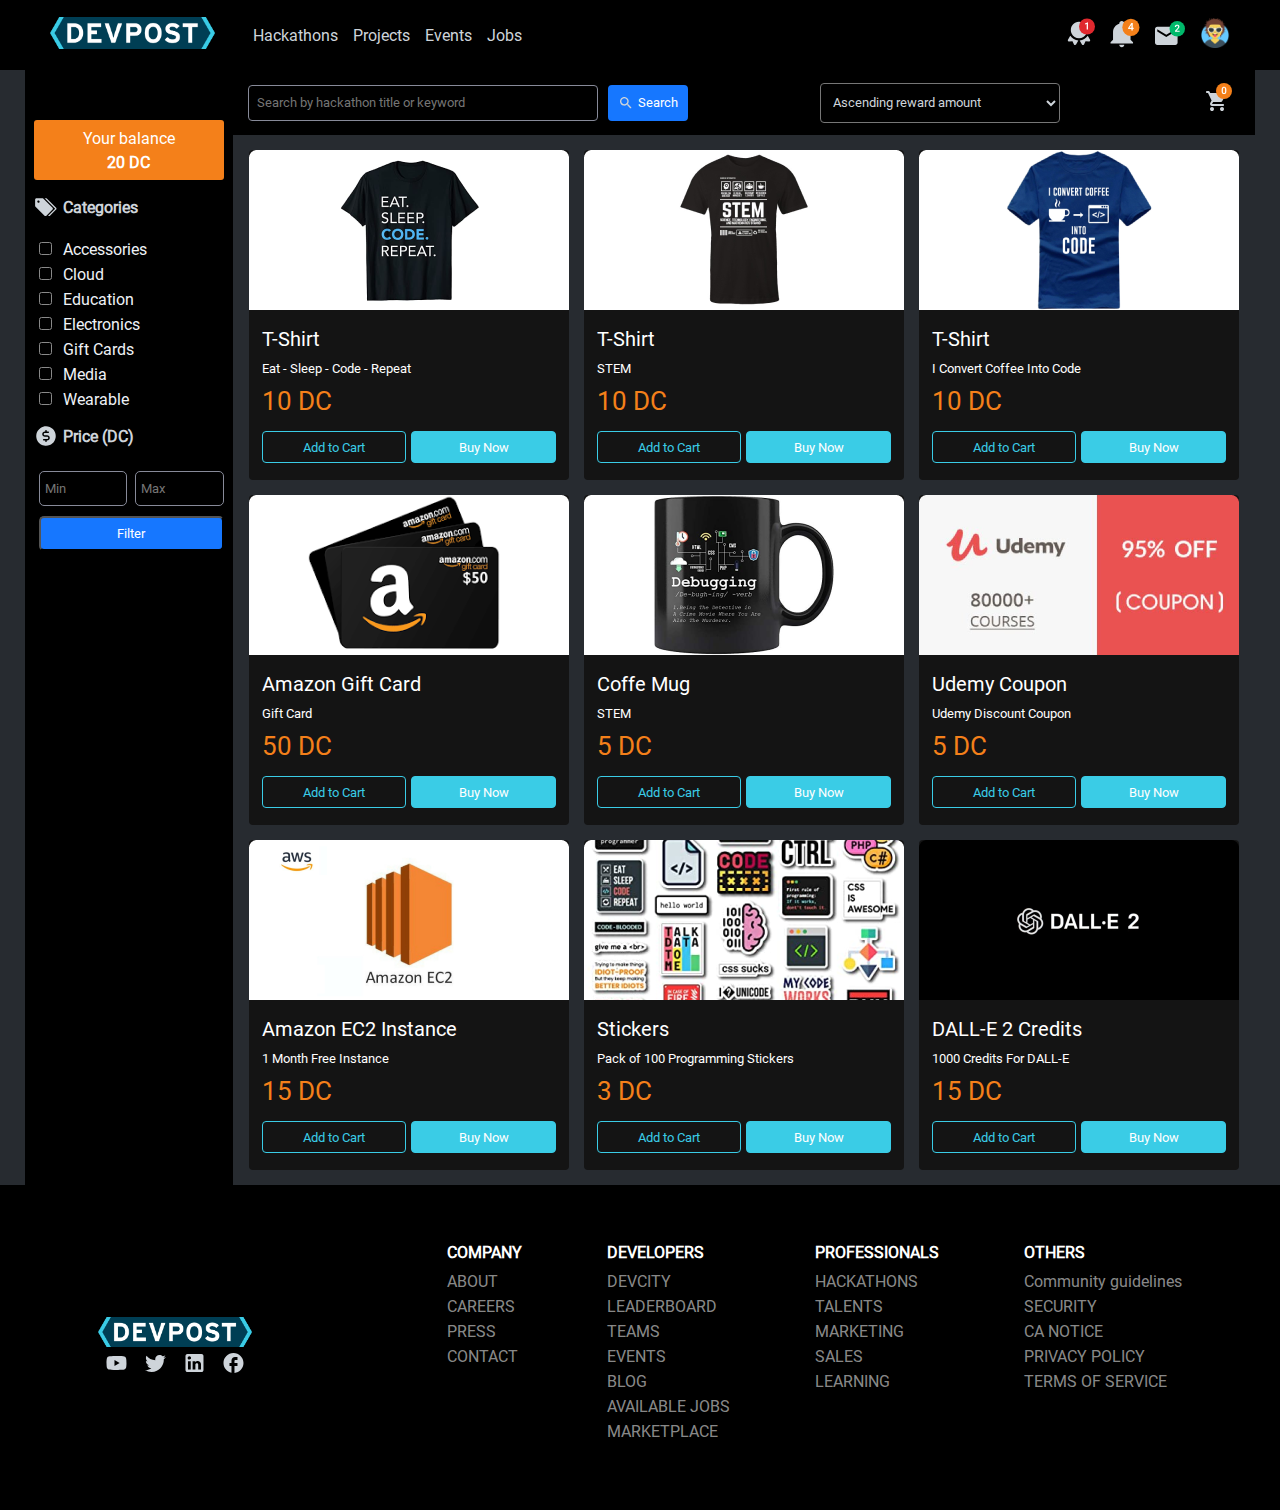
<file: #DEVPOST#/marketplace.html>
<!DOCTYPE html>
<html>
<head>
	<meta charset="utf-8">
	<meta name="viewport" content="width=device-width, initial-scale=1">
	<title>< DEVPOST > - Hackathons</title>

	<link rel="stylesheet" href="assets/style/main.css">

</head>
<body>


    <header class="navigation_main_container grid_header"> 
	 
        <a href="index.html"> 
            <img src="assets/img/logo.png" class="web_logo">
        </a>
    
        <nav> 
     
            <a class="web_nav_button" href="hackathons.html">Hackathons </a>
            <a class="web_nav_button" href="#">Projects </a>
            <a class="web_nav_button" href="#">Events </a>
            <a class="web_nav_button" href="#">Jobs </a>
    
            <svg class="hb" onclick="toggle_navigation()" xmlns="http://www.w3.org/2000/svg" viewBox="0 0 10 10" stroke="#eee" stroke-width=".6" fill="rgba(0,0,0,0)" stroke-linecap="round" style="cursor: pointer">
              <path d="M2,3L5,3L8,3M2,5L8,5M2,7L5,7L8,7">
                <animate dur="0.2s" attributeName="d" values="M2,3L5,3L8,3M2,5L8,5M2,7L5,7L8,7;M3,3L5,5L7,3M5,5L5,5M3,7L5,5L7,7" fill="freeze" begin="start.begin" />
                <animate dur="0.2s" attributeName="d" values="M3,3L5,5L7,3M5,5L5,5M3,7L5,5L7,7;M2,3L5,3L8,3M2,5L8,5M2,7L5,7L8,7" fill="freeze" begin="reverse.begin" />
              </path>
              <rect width="10" height="10" stroke="none">
                <animate dur="2s" id="reverse" attributeName="width" begin="click" />
              </rect>
              <rect width="10" height="10" stroke="none">
                <animate dur="0.001s" id="start" attributeName="width" values="10;0" fill="freeze" begin="click" />
                <animate dur="0.001s" attributeName="width" values="0;10" fill="freeze" begin="reverse.begin" />
              </rect>
            </svg>
    
        </nav>
    
        <nav class="nav_user_menu"> 
    
            <a class="Achievements" href="#">
                    <svg width="30" height="30" viewBox="0 0 30 30" fill="none" xmlns="http://www.w3.org/2000/svg">
                    <path d="M22.7453 17.8134L25.039 21.7871C25.1333 21.9507 25.1866 22.1348 25.1943 22.3235C25.2019 22.5122 25.1636 22.7 25.0828 22.8707C25.0019 23.0414 24.8808 23.1899 24.7299 23.3035C24.579 23.4172 24.4029 23.4925 24.2165 23.5231L24.0846 23.5359L23.954 23.5347L20.5321 23.3131L19.012 26.3884C18.9294 26.5549 18.8083 26.6994 18.6588 26.8097C18.5092 26.92 18.3355 26.993 18.152 27.0227C17.9685 27.0524 17.7806 27.0378 17.6039 26.9802C17.4272 26.9227 17.2668 26.8238 17.136 26.6918L17.0403 26.5821L16.9563 26.4538L14.6603 22.4789C16.2766 22.3779 17.8475 21.9041 19.2502 21.0947C20.6528 20.2853 21.8491 19.1622 22.7453 17.8134ZM13.335 22.4789L11.0413 26.4549C10.9484 26.616 10.8183 26.7526 10.6619 26.8532C10.5055 26.9539 10.3274 27.0157 10.1423 27.0337C9.95718 27.0516 9.77047 27.025 9.59769 26.9562C9.42492 26.8874 9.27107 26.7783 9.14896 26.6381L9.06029 26.5214L8.98563 26.3884L7.46429 23.3143L4.0448 23.5359C3.85644 23.548 3.66795 23.5143 3.49547 23.4376C3.32299 23.361 3.17167 23.2436 3.05446 23.0957C2.93725 22.9478 2.85765 22.7736 2.82247 22.5882C2.78729 22.4027 2.79758 22.2115 2.85246 22.0309L2.89913 21.9061L2.95746 21.7894L5.25346 17.8123C6.14908 19.1611 7.34468 20.2843 8.74669 21.0941C10.1487 21.9039 11.7191 22.3771 13.335 22.4789ZM14 3.83325L14.28 3.83792C16.3962 3.91052 18.4015 4.80224 19.8729 6.32499C21.3443 7.84773 22.1667 9.88244 22.1666 11.9999L22.1631 12.2251L22.155 12.4491L22.134 12.7349L22.1036 13.0173L22.0756 13.2249C21.9989 13.7285 21.875 14.2238 21.7058 14.7043L21.5705 15.0636L21.392 15.4696C20.7315 16.8766 19.6833 18.0659 18.3704 18.8979C17.0575 19.7299 15.5345 20.17 13.9802 20.1666C12.4259 20.1632 10.9049 19.7163 9.5957 18.8785C8.28652 18.0407 7.24356 16.8468 6.58929 15.4369L6.43763 15.0904L6.37696 14.9353L6.28363 14.6821L6.1728 14.3391C6.13321 14.2063 6.09703 14.0724 6.0643 13.9378L5.9943 13.6216L5.93713 13.3054L5.91379 13.1433L5.8683 12.7664L5.8403 12.3406L5.8333 11.9999C5.83326 9.88244 6.65567 7.84773 8.12705 6.32499C9.59843 4.80224 11.6037 3.91052 13.72 3.83792L14 3.83325Z" fill="#CED4DA"/>
                    <rect x="14" y="0.5" width="16" height="16" rx="8" fill="#E0282E"/>
                    <path d="M22.9766 4.37109V11.5H21.6826V5.87988L19.9688 6.44629V5.40137L22.8301 4.37109H22.9766Z" fill="white"/>
                    </svg>
    
                </svg>
            </a>
    
            <a class="Notifications" href="#">
                <svg width="27" height="28" viewBox="0 0 27 28" fill="none" xmlns="http://www.w3.org/2000/svg">
                <path d="M21 22.5833V23.75H0V22.5833L2.33333 20.25V13.25C2.33333 9.63333 4.70167 6.44833 8.16667 5.42167V5.08333C8.16667 4.46449 8.4125 3.871 8.85008 3.43342C9.28767 2.99583 9.88116 2.75 10.5 2.75C11.1188 2.75 11.7123 2.99583 12.1499 3.43342C12.5875 3.871 12.8333 4.46449 12.8333 5.08333V5.42167C16.2983 6.44833 18.6667 9.63333 18.6667 13.25V20.25L21 22.5833ZM12.8333 24.9167C12.8333 25.5355 12.5875 26.129 12.1499 26.5666C11.7123 27.0042 11.1188 27.25 10.5 27.25C9.88116 27.25 9.28767 27.0042 8.85008 26.5666C8.4125 26.129 8.16667 25.5355 8.16667 24.9167" fill="#CED4DA"/>
                <rect x="11" y="0.75" width="16" height="16" rx="8" fill="#F4801A"/>
                <path d="M21.5928 9.15723V10.1729H16.4707L16.417 9.3916L19.4297 4.64062H20.46L19.3467 6.53027L17.7305 9.15723H21.5928ZM20.748 4.64062V11.75H19.4541V4.64062H20.748Z" fill="white"/>
                </svg>
            </a>
    
    
            <a class="Messages" href="#">
                <svg width="31" height="26" viewBox="0 0 31 26" fill="none" xmlns="http://www.w3.org/2000/svg">
                <path d="M21 11.3334L11.6667 17.1667L2.33333 11.3334V9.00008L11.6667 14.8334L21 9.00008M21 6.66675H2.33333C1.03833 6.66675 0 7.70508 0 9.00008V23.0001C0 23.6189 0.245833 24.2124 0.683417 24.65C1.121 25.0876 1.71449 25.3334 2.33333 25.3334H21C21.6188 25.3334 22.2123 25.0876 22.6499 24.65C23.0875 24.2124 23.3333 23.6189 23.3333 23.0001V9.00008C23.3333 8.38124 23.0875 7.78775 22.6499 7.35017C22.2123 6.91258 21.6188 6.66675 21 6.66675Z" fill="#CED4DA"/>
                <rect x="15" y="0.666748" width="16" height="16" rx="8" fill="#00B96B"/>
                <path d="M25.4707 10.6511V11.6667H20.6562V10.7976L22.9658 8.30249C23.2067 8.02905 23.3971 7.79142 23.5371 7.5896C23.6771 7.38778 23.7764 7.20549 23.835 7.04272C23.8968 6.87671 23.9277 6.71883 23.9277 6.56909C23.9277 6.35099 23.8887 6.16056 23.8105 5.9978C23.7324 5.83179 23.6185 5.70321 23.4688 5.61206C23.3223 5.52091 23.1416 5.47534 22.9268 5.47534C22.6891 5.47534 22.4857 5.53068 22.3164 5.64136C22.1504 5.74878 22.0234 5.89852 21.9355 6.09058C21.8509 6.28263 21.8086 6.50236 21.8086 6.74976H20.5146C20.5146 6.32983 20.6123 5.94735 20.8076 5.60229C21.0029 5.25399 21.2829 4.97567 21.6475 4.76733C22.012 4.559 22.445 4.45483 22.9463 4.45483C23.4346 4.45483 23.848 4.53621 24.1865 4.69897C24.5251 4.85848 24.7822 5.08634 24.958 5.38257C25.1338 5.67879 25.2217 6.03198 25.2217 6.44214C25.2217 6.67 25.1842 6.89461 25.1094 7.11597C25.0345 7.33732 24.9287 7.55705 24.792 7.77515C24.6585 7.98999 24.499 8.20809 24.3135 8.42944C24.1279 8.6508 23.9212 8.87703 23.6934 9.10815L22.3066 10.6511H25.4707Z" fill="white"/>
                </svg>
            </a>
    
    
            <a href="#userpanel"> 
                <img src="assets/img/avatar.png">
            </a>
    
    
    
        </nav>
    
        <div id="toggled_menu_container"> 
    
            <nav> 
                <a class="web_toggled_menu_buttons" href="hackathons.html">Hackathons </a>
                <a class="web_toggled_menu_buttons" href="#">Projects </a>
                <a class="web_toggled_menu_buttons" href="#">Events </a>
                <a class="web_toggled_menu_buttons" href="#">Jobs </a>
            </nav>
    
        </div>
    
    
    </header>
     
<main class="web_main_container_01"> 

 


<div class="web_marketPlace_container"> 

	<div class="web_hackathons_blocks"> 

	   <div class="web_hackathons_filter_block"> 

	   	<div class="web_hackathons_filter_opt_block"> 

            <div class="your_balance_box">
                <span class="balance_text">Your balance <span class="balance_amount">20 DC</span></span>
            </div>

 			<span> 
                <svg width="24" height="24" viewBox="0 0 24 24" fill="none" xmlns="http://www.w3.org/2000/svg">
                    <g clip-path="url(#clip0_114_1745)">
                    <path d="M22.1067 12.7534L13.0533 3.70002C12.9328 3.58167 12.7901 3.48833 12.6333 3.4254C12.4766 3.36247 12.3089 3.33119 12.14 3.33336H10.7467L21.1667 13.6334L14.1467 20.7134C14.2662 20.8329 14.408 20.9277 14.5642 20.9924C14.7203 21.0571 14.8877 21.0904 15.0567 21.0904C15.2257 21.0904 15.393 21.0571 15.5492 20.9924C15.7053 20.9277 15.8472 20.8329 15.9667 20.7134L22.1067 14.5734C22.2262 14.4539 22.321 14.312 22.3857 14.1559C22.4504 13.9997 22.4837 13.8324 22.4837 13.6634C22.4837 13.4943 22.4504 13.327 22.3857 13.1708C22.321 13.0147 22.2262 12.8728 22.1067 12.7534Z" fill="#CED4DA"/>
                    <path d="M18.52 12.7799L9.46666 3.71992C9.3478 3.59795 9.2058 3.50092 9.04897 3.43453C8.89214 3.36813 8.72363 3.3337 8.55333 3.33325H2.40666C2.06542 3.33325 1.73815 3.46881 1.49685 3.71011C1.25555 3.9514 1.12 4.27867 1.12 4.61992V10.7666C1.12046 10.9353 1.15427 11.1023 1.21948 11.2579C1.2847 11.4135 1.38003 11.5546 1.5 11.6733L10.56 20.7333C10.6795 20.8528 10.8213 20.9476 10.9775 21.0123C11.1336 21.077 11.301 21.1103 11.47 21.1103C11.639 21.1103 11.8064 21.077 11.9625 21.0123C12.1186 20.9476 12.2605 20.8528 12.38 20.7333L18.52 14.5933C18.7594 14.3522 18.8937 14.0263 18.8937 13.6866C18.8937 13.3469 18.7594 13.021 18.52 12.7799ZM4.44666 7.81325C4.21827 7.81325 3.99502 7.74543 3.80522 7.61841C3.61541 7.49138 3.46759 7.31086 3.3805 7.09973C3.2934 6.88859 3.27096 6.65636 3.316 6.43245C3.36105 6.20855 3.47155 6.00306 3.63352 5.84203C3.79548 5.681 4.00161 5.57169 4.22577 5.52794C4.44993 5.48419 4.68204 5.50799 4.89266 5.5963C5.10329 5.68462 5.28295 5.83348 5.40887 6.02402C5.5348 6.21456 5.60132 6.4382 5.59999 6.66658C5.59823 6.97131 5.47594 7.26296 5.25984 7.47781C5.04374 7.69266 4.75139 7.81326 4.44666 7.81325Z" fill="#CED4DA"/>
                    </g>
                    <defs>
                    <clipPath id="clip0_114_1745">
                    <rect width="24" height="24" fill="white"/>
                    </clipPath>
                    </defs>
                    </svg>
                    
                Categories
 			</span>

 	 		<div class="web_hackathons_filter_inputs_block"> 
			  <input type="checkbox" id="0_inputs_empty" name="0_inputs_empty">
			  <label for="0_inputs_empty"> Accessories</label><br>

			  <input type="checkbox" id="1_inputs_empty" name="1_inputs_empty">
			  <label for="1_inputs_empty"> Cloud</label><br>

              <input type="checkbox" id="2_inputs_empty" name="2_inputs_empty">
			  <label for="2_inputs_empty"> Education</label><br>

              <input type="checkbox" id="3_inputs_empty" name="3_inputs_empty">
			  <label for="3_inputs_empty"> Electronics</label><br>

              <input type="checkbox" id="4_inputs_empty" name="4_inputs_empty">
			  <label for="4_inputs_empty"> Gift Cards</label><br>

              <input type="checkbox" id="5_inputs_empty" name="5_inputs_empty">
			  <label for="5_inputs_empty"> Media</label><br>

              <input type="checkbox" id="6_inputs_empty" name="6_inputs_empty">
			  <label for="6_inputs_empty"> Wearable</label><br>
 	 		</div>
 


              <span> 
                <svg width="24" height="24" viewBox="0 0 24 24" fill="none" xmlns="http://www.w3.org/2000/svg">
                <g clip-path="url(#clip0_114_1168)">
                <path d="M12 2.25C10.0716 2.25 8.18657 2.82183 6.58319 3.89317C4.97982 4.96451 3.73013 6.48726 2.99218 8.26884C2.25422 10.0504 2.06114 12.0108 2.43735 13.9021C2.81355 15.7934 3.74215 17.5307 5.10571 18.8943C6.46928 20.2579 8.20656 21.1865 10.0979 21.5627C11.9892 21.9389 13.9496 21.7458 15.7312 21.0078C17.5127 20.2699 19.0355 19.0202 20.1068 17.4168C21.1782 15.8134 21.75 13.9284 21.75 12C21.745 9.41566 20.7162 6.93859 18.8888 5.11118C17.0614 3.28378 14.5843 2.25496 12 2.25ZM13.125 16.5H12.75V17.25C12.75 17.4489 12.671 17.6397 12.5303 17.7803C12.3897 17.921 12.1989 18 12 18C11.8011 18 11.6103 17.921 11.4697 17.7803C11.329 17.6397 11.25 17.4489 11.25 17.25V16.5H9.75C9.55109 16.5 9.36033 16.421 9.21967 16.2803C9.07902 16.1397 9 15.9489 9 15.75C9 15.5511 9.07902 15.3603 9.21967 15.2197C9.36033 15.079 9.55109 15 9.75 15H13.125C13.4234 15 13.7095 14.8815 13.9205 14.6705C14.1315 14.4595 14.25 14.1734 14.25 13.875C14.25 13.5766 14.1315 13.2905 13.9205 13.0795C13.7095 12.8685 13.4234 12.75 13.125 12.75H10.875C10.1788 12.75 9.51113 12.4734 9.01885 11.9812C8.52657 11.4889 8.25 10.8212 8.25 10.125C8.25 9.42881 8.52657 8.76113 9.01885 8.26884C9.51113 7.77656 10.1788 7.5 10.875 7.5H11.25V6.75C11.25 6.55109 11.329 6.36032 11.4697 6.21967C11.6103 6.07902 11.8011 6 12 6C12.1989 6 12.3897 6.07902 12.5303 6.21967C12.671 6.36032 12.75 6.55109 12.75 6.75V7.5H14.25C14.4489 7.5 14.6397 7.57902 14.7803 7.71967C14.921 7.86032 15 8.05109 15 8.25C15 8.44891 14.921 8.63968 14.7803 8.78033C14.6397 8.92098 14.4489 9 14.25 9H10.875C10.5766 9 10.2905 9.11853 10.0795 9.3295C9.86853 9.54048 9.75 9.82663 9.75 10.125C9.75 10.4234 9.86853 10.7095 10.0795 10.9205C10.2905 11.1315 10.5766 11.25 10.875 11.25H13.125C13.8212 11.25 14.4889 11.5266 14.9812 12.0188C15.4734 12.5111 15.75 13.1788 15.75 13.875C15.75 14.5712 15.4734 15.2389 14.9812 15.7312C14.4889 16.2234 13.8212 16.5 13.125 16.5Z" fill="#CED4DA"/>
                </g>
                <defs>
                <clipPath id="clip0_114_1168">
                <rect width="24" height="24" fill="white"/>
                </clipPath>
                </defs>
                </svg>
                Price (DC)
 			</span>

             <div class="web_hackathons_filter_inputs_block"> 
                
                <div class="dc_min_max_block">
                    <input type="text" name="" id="" placeholder="Min">
                    <input type="text" name="" id="" placeholder="Max">
                </div>

                <button class="filter_submit_btn">Filter</button>
            </div>
	   	</div>
	   	<br>
	 
 
 
	   </div>









	   <div class="web_hackathons_search_result_block"> 

		   	<div class="web_hackathons_search_result_filter_top_block"> 

		   		<div class="search_block_and_search"> 
		   			<form> 
		   				<input type="search" placeholder="Search by hackathon title or keyword">
		   				 
		   				<button><svg width="16" height="16" viewBox="0 0 16 16" fill="none" xmlns="http://www.w3.org/2000/svg">
						<path d="M10.3333 9.33332H9.80665L9.61998 9.15332C10.0366 8.66929 10.3411 8.09917 10.5117 7.48373C10.6823 6.86829 10.7147 6.22275 10.6067 5.59332C10.2933 3.73998 8.74665 2.25998 6.87998 2.03332C6.22373 1.95029 5.55718 2.0185 4.93133 2.23271C4.30549 2.44692 3.73695 2.80146 3.2692 3.2692C2.80146 3.73695 2.44692 4.30549 2.23271 4.93133C2.0185 5.55718 1.95029 6.22373 2.03332 6.87998C2.25998 8.74665 3.73998 10.2933 5.59332 10.6067C6.22275 10.7147 6.86829 10.6823 7.48373 10.5117C8.09917 10.3411 8.66929 10.0366 9.15332 9.61998L9.33332 9.80665V10.3333L12.1667 13.1667C12.44 13.44 12.8867 13.44 13.16 13.1667C13.4333 12.8933 13.4333 12.4467 13.16 12.1733L10.3333 9.33332ZM6.33332 9.33332C4.67332 9.33332 3.33332 7.99332 3.33332 6.33332C3.33332 4.67332 4.67332 3.33332 6.33332 3.33332C7.99332 3.33332 9.33332 4.67332 9.33332 6.33332C9.33332 7.99332 7.99332 9.33332 6.33332 9.33332Z" fill="#CED4DA"/>
						</svg>Search</button>

		   			</form>
		   		</div>

		   		<div class="web_result_search_top_right_block"> 
		   			<select class="web_big_select"> 
		   				<option values="0">Ascending reward amount</option>
		   			</select>
		   		</div>


                <div class="Buskets">
                    <svg width="48" height="48" viewBox="0 0 48 48" fill="none" xmlns="http://www.w3.org/2000/svg">
                    <path d="M20.0029 34C19.4529 34 18.9819 33.804 18.5899 33.412C18.1979 33.02 18.0023 32.5493 18.0029 32C18.0029 31.45 18.1989 30.979 18.5909 30.587C18.9829 30.195 19.4536 29.9993 20.0029 30C20.5529 30 21.0239 30.196 21.4159 30.588C21.8079 30.98 22.0036 31.4507 22.0029 32C22.0029 32.55 21.8069 33.021 21.4149 33.413C21.0229 33.805 20.5523 34.0007 20.0029 34ZM30.0029 34C29.4529 34 28.9819 33.804 28.5899 33.412C28.1979 33.02 28.0023 32.5493 28.0029 32C28.0029 31.45 28.1989 30.979 28.5909 30.587C28.9829 30.195 29.4536 29.9993 30.0029 30C30.5529 30 31.0239 30.196 31.4159 30.588C31.8079 30.98 32.0036 31.4507 32.0029 32C32.0029 32.55 31.8069 33.021 31.4149 33.413C31.0229 33.805 30.5523 34.0007 30.0029 34ZM20.0029 29C19.2529 29 18.6863 28.6707 18.3029 28.012C17.9196 27.3533 17.9029 26.6993 18.2529 26.05L19.6029 23.6L16.0029 16H14.9779C14.6946 16 14.4613 15.904 14.2779 15.712C14.0946 15.52 14.0029 15.2827 14.0029 15C14.0029 14.7167 14.0989 14.479 14.2909 14.287C14.4829 14.095 14.7203 13.9993 15.0029 14H16.6279C16.8113 14 16.9863 14.05 17.1529 14.15C17.3196 14.25 17.4446 14.3917 17.5279 14.575L18.2029 16H32.9529C33.4029 16 33.7113 16.1667 33.8779 16.5C34.0446 16.8333 34.0363 17.1833 33.8529 17.55L30.3029 23.95C30.1196 24.2833 29.8779 24.5417 29.5779 24.725C29.2779 24.9083 28.9363 25 28.5529 25H21.1029L20.0029 27H31.0279C31.3113 27 31.5446 27.096 31.7279 27.288C31.9113 27.48 32.0029 27.7173 32.0029 28C32.0029 28.2833 31.9069 28.521 31.7149 28.713C31.5229 28.905 31.2856 29.0007 31.0029 29H20.0029Z" fill="#CED4DA"/>
                    <rect x="24" y="6" width="16" height="16" rx="8" fill="#F4801A"/>
                    <path d="M34.3633 12.835V14.0312C34.3633 14.5781 34.3079 15.0452 34.1973 15.4326C34.0866 15.82 33.9271 16.1374 33.7188 16.3848C33.5104 16.6289 33.2614 16.8096 32.9717 16.9268C32.682 17.0407 32.3597 17.0977 32.0049 17.0977C31.7217 17.0977 31.458 17.0618 31.2139 16.9902C30.9697 16.9154 30.75 16.8014 30.5547 16.6484C30.3626 16.4922 30.1966 16.2936 30.0566 16.0527C29.9199 15.8118 29.8141 15.5238 29.7393 15.1885C29.6676 14.8532 29.6318 14.4674 29.6318 14.0312V12.835C29.6318 12.2881 29.6872 11.8226 29.7979 11.4385C29.9118 11.0544 30.0729 10.7402 30.2812 10.4961C30.4896 10.252 30.7386 10.0745 31.0283 9.96387C31.318 9.84993 31.6403 9.79297 31.9951 9.79297C32.2816 9.79297 32.5452 9.82878 32.7861 9.90039C33.0303 9.97201 33.2484 10.0843 33.4404 10.2373C33.6357 10.387 33.8018 10.5824 33.9385 10.8232C34.0752 11.0609 34.1794 11.3473 34.251 11.6826C34.3258 12.0146 34.3633 12.3988 34.3633 12.835ZM33.0742 14.207V12.6543C33.0742 12.3809 33.0579 12.1432 33.0254 11.9414C32.9961 11.7363 32.9521 11.5622 32.8936 11.4189C32.835 11.2757 32.7617 11.1602 32.6738 11.0723C32.5859 10.9811 32.485 10.9144 32.3711 10.8721C32.2572 10.8298 32.1318 10.8086 31.9951 10.8086C31.8258 10.8086 31.6745 10.8428 31.541 10.9111C31.4076 10.9762 31.2952 11.0804 31.2041 11.2236C31.113 11.3669 31.043 11.5573 30.9941 11.7949C30.9486 12.0293 30.9258 12.3158 30.9258 12.6543V14.207C30.9258 14.4805 30.9404 14.7197 30.9697 14.9248C31.0023 15.1299 31.0479 15.3057 31.1064 15.4521C31.1683 15.5986 31.2415 15.7191 31.3262 15.8135C31.4141 15.9046 31.515 15.973 31.6289 16.0186C31.7428 16.0609 31.8682 16.082 32.0049 16.082C32.1774 16.082 32.3288 16.0479 32.459 15.9795C32.5924 15.9111 32.7048 15.8037 32.7959 15.6572C32.887 15.5075 32.9554 15.3138 33.001 15.0762C33.0498 14.8353 33.0742 14.5456 33.0742 14.207Z" fill="white"/>
                    </svg>
                </div>
		   	</div>



		   	<div class="result_container_by_marketplace"> 

                <div class="market_product_box">
                    <img src="assets/img/eatsleep.png">
                    <div class="description_product">
                        <h3 class="product_name">T-Shirt</h3>
                        <span class="product_desc">Eat - Sleep - Code - Repeat</span>
                        <span class="product_cost">10 DC</span>

                        <div class="control_product_buttons">
                            <button class="no_bg_btn_product">Add to Cart</button>
                            <button class="bg_btn_product">Buy Now</button>
                        </div>
                    </div>
                </div>


                <div class="market_product_box">
                    <img src="assets/img/stem.png">
                    <div class="description_product">
                        <h3 class="product_name">T-Shirt</h3>
                        <span class="product_desc">STEM</span>
                        <span class="product_cost">10 DC</span>

                        <div class="control_product_buttons">
                            <button class="no_bg_btn_product">Add to Cart</button>
                            <button class="bg_btn_product">Buy Now</button>
                        </div>
                    </div>
                </div>



                <div class="market_product_box">
                    <img src="assets/img/code.png">
                    <div class="description_product">
                        <h3 class="product_name">T-Shirt</h3>
                        <span class="product_desc">I Convert Coffee Into Code</span>
                        <span class="product_cost">10 DC</span>

                        <div class="control_product_buttons">
                            <button class="no_bg_btn_product">Add to Cart</button>
                            <button class="bg_btn_product">Buy Now</button>
                        </div>
                    </div>
                </div>


                <div class="market_product_box">
                    <img src="assets/img/amazon_card.png">
                    <div class="description_product">
                        <h3 class="product_name">Amazon Gift Card</h3>
                        <span class="product_desc">Gift Card</span>
                        <span class="product_cost">50 DC</span>

                        <div class="control_product_buttons">
                            <button class="no_bg_btn_product">Add to Cart</button>
                            <button class="bg_btn_product">Buy Now</button>
                        </div>
                    </div>
                </div>

                 
                <div class="market_product_box">
                    <img src="assets/img/coffe_mug.png">
                    <div class="description_product">
                        <h3 class="product_name">Coffe Mug</h3>
                        <span class="product_desc">STEM</span>
                        <span class="product_cost">5 DC</span>

                        <div class="control_product_buttons">
                            <button class="no_bg_btn_product">Add to Cart</button>
                            <button class="bg_btn_product">Buy Now</button>
                        </div>
                    </div>
                </div>


                 
                <div class="market_product_box">
                    <img src="assets/img/udemy.png">
                    <div class="description_product">
                        <h3 class="product_name">Udemy Coupon</h3>
                        <span class="product_desc">Udemy Discount Coupon</span>
                        <span class="product_cost">5 DC</span>

                        <div class="control_product_buttons">
                            <button class="no_bg_btn_product">Add to Cart</button>
                            <button class="bg_btn_product">Buy Now</button>
                        </div>
                    </div>
                </div>
                 


                                 
                <div class="market_product_box">
                    <img src="assets/img/a_ec2.png">
                    <div class="description_product">
                        <h3 class="product_name">Amazon EC2 Instance </h3>
                        <span class="product_desc">1 Month Free Instance</span>
                        <span class="product_cost">15 DC</span>

                        <div class="control_product_buttons">
                            <button class="no_bg_btn_product">Add to Cart</button>
                            <button class="bg_btn_product">Buy Now</button>
                        </div>
                    </div>
                </div>
                 

                                                 
                <div class="market_product_box">
                    <img src="assets/img/stickers.png">
                    <div class="description_product">
                        <h3 class="product_name">Stickers</h3>
                        <span class="product_desc">Pack of 100 Programming Stickers</span>
                        <span class="product_cost">3 DC</span>

                        <div class="control_product_buttons">
                            <button class="no_bg_btn_product">Add to Cart</button>
                            <button class="bg_btn_product">Buy Now</button>
                        </div>
                    </div>
                </div>


                <div class="market_product_box">
                    <img src="assets/img/dalle2.png">
                    <div class="description_product">
                        <h3 class="product_name">DALL-E 2 Credits</h3>
                        <span class="product_desc">1000 Credits For DALL-E</span>
                        <span class="product_cost">15 DC</span>

                        <div class="control_product_buttons">
                            <button class="no_bg_btn_product">Add to Cart</button>
                            <button class="bg_btn_product">Buy Now</button>
                        </div>
                    </div>
                </div>

                 
		   	</div>

	   </div>






	</div>

</div>

 

<footer class="web_footer_container"> 

<div class="web_footer_content_block"> 
	<img src="assets/img/logo.png">
	<div class="soc_media_footer"> 

	<a href="#"> 
		<svg width="25" height="24" viewBox="0 0 25 24" fill="none" xmlns="http://www.w3.org/2000/svg">
		<path d="M10.4839 15L15.6739 12L10.4839 9V15ZM22.0439 7.17C22.1739 7.64 22.2639 8.27 22.3239 9.07C22.3939 9.87 22.4239 10.56 22.4239 11.16L22.4839 12C22.4839 14.19 22.3239 15.8 22.0439 16.83C21.7939 17.73 21.2139 18.31 20.3139 18.56C19.8439 18.69 18.9839 18.78 17.6639 18.84C16.3639 18.91 15.1739 18.94 14.0739 18.94L12.4839 19C8.29389 19 5.68389 18.84 4.65389 18.56C3.75389 18.31 3.17389 17.73 2.92389 16.83C2.79389 16.36 2.70389 15.73 2.64389 14.93C2.57389 14.13 2.54389 13.44 2.54389 12.84L2.48389 12C2.48389 9.81 2.64389 8.2 2.92389 7.17C3.17389 6.27 3.75389 5.69 4.65389 5.44C5.12389 5.31 5.98389 5.22 7.30389 5.16C8.60389 5.09 9.79389 5.06 10.8939 5.06L12.4839 5C16.6739 5 19.2839 5.16 20.3139 5.44C21.2139 5.69 21.7939 6.27 22.0439 7.17Z" fill="#CED4DA"/>
		</svg>
	</a>

	<a href="#"> 
		<svg width="25" height="24" viewBox="0 0 25 24" fill="none" xmlns="http://www.w3.org/2000/svg">
		<path d="M22.9439 6C22.1739 6.35 21.3439 6.58 20.4839 6.69C21.3639 6.16 22.0439 5.32 22.3639 4.31C21.5339 4.81 20.6139 5.16 19.6439 5.36C18.8539 4.5 17.7439 4 16.4839 4C14.1339 4 12.2139 5.92 12.2139 8.29C12.2139 8.63 12.2539 8.96 12.3239 9.27C8.76393 9.09 5.59393 7.38 3.48393 4.79C3.11393 5.42 2.90393 6.16 2.90393 6.94C2.90393 8.43 3.65393 9.75 4.81393 10.5C4.10393 10.5 3.44393 10.3 2.86393 10V10.03C2.86393 12.11 4.34393 13.85 6.30393 14.24C5.67465 14.4122 5.01402 14.4362 4.37393 14.31C4.64553 15.1625 5.17746 15.9084 5.89494 16.4429C6.61242 16.9775 7.47937 17.2737 8.37393 17.29C6.85756 18.4904 4.97792 19.1393 3.04393 19.13C2.70393 19.13 2.36393 19.11 2.02393 19.07C3.92393 20.29 6.18393 21 8.60393 21C16.4839 21 20.8139 14.46 20.8139 8.79C20.8139 8.6 20.8139 8.42 20.8039 8.23C21.6439 7.63 22.3639 6.87 22.9439 6Z" fill="#CED4DA"/>
		</svg>

	</a>

	<a href="#"> 
		<svg width="25" height="24" viewBox="0 0 25 24" fill="none" xmlns="http://www.w3.org/2000/svg">
		<path d="M19.4839 3C20.0143 3 20.523 3.21071 20.8981 3.58579C21.2732 3.96086 21.4839 4.46957 21.4839 5V19C21.4839 19.5304 21.2732 20.0391 20.8981 20.4142C20.523 20.7893 20.0143 21 19.4839 21H5.48389C4.95345 21 4.44475 20.7893 4.06967 20.4142C3.6946 20.0391 3.48389 19.5304 3.48389 19V5C3.48389 4.46957 3.6946 3.96086 4.06967 3.58579C4.44475 3.21071 4.95345 3 5.48389 3H19.4839ZM18.9839 18.5V13.2C18.9839 12.3354 18.6404 11.5062 18.0291 10.8948C17.4177 10.2835 16.5885 9.94 15.7239 9.94C14.8739 9.94 13.8839 10.46 13.4039 11.24V10.13H10.6139V18.5H13.4039V13.57C13.4039 12.8 14.0239 12.17 14.7939 12.17C15.1652 12.17 15.5213 12.3175 15.7838 12.5801C16.0464 12.8426 16.1939 13.1987 16.1939 13.57V18.5H18.9839ZM7.36389 8.56C7.80945 8.56 8.23677 8.383 8.55183 8.06794C8.86689 7.75288 9.04389 7.32556 9.04389 6.88C9.04389 5.95 8.29389 5.19 7.36389 5.19C6.91567 5.19 6.48581 5.36805 6.16888 5.68499C5.85194 6.00193 5.67389 6.43178 5.67389 6.88C5.67389 7.81 6.43389 8.56 7.36389 8.56ZM8.75389 18.5V10.13H5.98389V18.5H8.75389Z" fill="#CED4DA"/>
		</svg>

	</a>

	<a href="#"> 
		<svg width="25" height="24" viewBox="0 0 25 24" fill="none" xmlns="http://www.w3.org/2000/svg">
		<path d="M22.4839 12C22.4839 6.48 18.0039 2 12.4839 2C6.96389 2 2.48389 6.48 2.48389 12C2.48389 16.84 5.92389 20.87 10.4839 21.8V15H8.48389V12H10.4839V9.5C10.4839 7.57 12.0539 6 13.9839 6H16.4839V9H14.4839C13.9339 9 13.4839 9.45 13.4839 10V12H16.4839V15H13.4839V21.95C18.5339 21.45 22.4839 17.19 22.4839 12Z" fill="#CED4DA"/>
		</svg>

	</a>


	</div>
 
</div>

<div class="list_navigation_at_footer"> 

	<div class="list_nav_footer"> 
		<label>COMPANY</label>
		<a href="#">ABOUT</a>
		<a href="#">CAREERS</a>
		<a href="#">PRESS</a>
		<a href="#">CONTACT</a>
	</div>

	<div class="list_nav_footer"> 
		<label>DEVELOPERS</label>
		<a href="#">DEVCITY</a>
		<a href="#">LEADERBOARD</a>
		<a href="#">TEAMS</a>
		<a href="#">EVENTS</a>
		<a href="#">BLOG</a>
		<a href="#">AVAILABLE JOBS</a>
		<a href="#">MARKETPLACE</a>
	</div>

	 
	<div class="list_nav_footer"> 
		<label>PROFESSIONALS</label>
		<a href="#">HACKATHONS</a>
		<a href="#">TALENTS</a>
		<a href="#">MARKETING</a>
		<a href="#">SALES</a>
		<a href="#">LEARNING</a>
	</div>

	<div class="list_nav_footer"> 
		<label>OTHERS</label>
		<a href="#">Community guidelines</a>
	 	<a href="#">SECURITY</a>
		<a href="#">CA NOTICE</a>
		<a href="#">PRIVACY POLICY</a>
		<a href="#">TERMS OF SERVICE</a>
	</div>
	 
</div>

</footer>
</main>


 
 
 
 
<script src="assets/script/navigation__at_header.js"></script>
</body>
</html>
</file>
<file: #DEVPOST#/assets/style/main.css>
/*
	#byncode
	#finish 8/31/2024
*/
@font-face {
	font-family: roboto_web;
	src: url("../../assets/fonts/Roboto-Regular.ttf");
}

:root {
	--main-bg: #272B30;
	--black: #000000;
	--blue: #5A54F9;
	--cyan: #3ACCE6;
	--gray: #CED4DA;
}

*,
html,
body {
	box-sizing: border-box;
	padding: 0;
	margin: 0;
	font-family: roboto_web, sans-serif;
}

body {
	background-color: var(--main-bg);
}

input[type="checkbox"] {

	padding: 0;
	accent-color: #000000;
	filter: invert(1);
}

.w_45 {
	width: 45% !important;
}

.w_50 {
	width: 50% !important;
}

.w_100 {
	width: 100% !important;
}

.green_bg {
	background-color: #00B96B !important;
}

.red_bg {
	background-color: #E0282E !important;
}

.c_green {
	color: #00B96B !important;
}

.c_yellow {
	color: #F2BD27 !important;
}

.c_cyan {
	color: #3ACCE6 !important;
}

.c_purple {
	color: #9E339F !important;
}

.c_red {
	color: #E0282E !important;
}

.actived_page {
	border-bottom: solid 5px;
}

.web_logo:hover {
	transform: scale(1.1);
}

.navigation_main_container {
	background-color: var(--black);
	display: flex;
	height: 70px;
	padding: 0px 50px 0px 50px;
	align-items: center;
	justify-content: space-between;
}

.web_logo {
	width: 165.3px;
	height: 32px;
}

.navigation_main_container>nav {
	display: flex;
	gap: 15px;
	align-items: center;
}

.web_nav_button {
	color: var(--gray);
	text-decoration: none;

}

.web_nav_button:hover {
	opacity: 0.9;
}

.grid_header {
	display: grid !important;
	grid-template-columns: 1fr 4fr 0fr !important;
}

.hb {
	width: 30px;
	display: none;
}

.header_section_nav_under {
	width: 100%;
	height: 700px;
	background-image: url(../../assets/img/tesla.jpg);
	background-repeat: no-repeat;
	background-attachment: fixed;
	background-position: center;
	background-size: cover;
}

.info_in_header_section {
	width: 460px;
	height: 343px;
	top: 300px;
	left: 100px;
	border-radius: 8px;
	padding: 10px;
	position: absolute;
	background: #272B3080;
}

.info_in_header_list {
	display: flex;
	flex-direction: column;
	height: 100%;
	justify-content: space-between;
}

.comming_soon_label {
	width: 113px;
	height: 35px;
	border-radius: 8px;
	background-color: var(--blue);
	display: flex;
	justify-content: center;
	align-items: center;
	color: #fff;
}

.active_bg {
	background-color: #00B96B !important;
}

.info_in_header_section h3 {
	font-size: 36px;
	color: #EFF2F7;
	width: 401px;
	height: 80px;
}

.info_in_header_section p {
	color: #CED4DA;
}

.comment_challenge {
	height: 180px;
	display: flex;
	flex-direction: column;
	justify-content: space-around;
	gap: 10px;
}

.info_mini_box_title {
	color: var(--cyan);
}


.info_mini_box {
	width: 100px;
	height: 50px;
	display: flex;
	flex-direction: column;
	gap: 4px;
}

.info_mini_box_comment {
	color: #fff;
	display: flex;
	gap: 10px;
}

.info_mini_box_comment img {
	width: 100%;

}

.info_mini_box_space_line {
	background-color: var(--cyan);
	width: 100%;
	height: 0.5px;
}

.info_mini_box_container {
	display: flex;
	gap: 12px;
	font-size: 13px;
	justify-content: space-around;
	padding: 15px
}

.Details,
.Apply {
	width: 198px;
	height: 32px;
	display: flex;
	align-items: center;
	justify-content: center;
	text-decoration: none;
}

.btn-nobg:hover,
.btn-bg:hover {
	opacity: 0.9;
}

.btn-nobg {
	border: solid 1px var(--cyan);
	color: var(--cyan);
	border-radius: 4px;
}

.btn-bg {
	border: solid 1px var(--cyan);
	background-color: var(--cyan);
	;
	color: #fff;
	border-radius: 4px;
}

.info_buttons_box_end {
	display: flex;
	justify-content: space-around;
	height: 60px;
	align-items: center;
}

.gallery-container {
	position: absolute;
	top: 650px;
	right: 15%;
}

.gallery_image_list_active {
	width: 116.67px !important;
	height: 70px !important;
}

.gallery_image_list img {
	width: 100px;
	height: 60px;
	border-radius: 8px;
	object-fit: contain;

}

.gallery_image_list {
	display: flex;
	align-items: center;
	gap: 10px;
}

.galler_image_change_buttons {
	position: absolute;
	width: 115%;
	display: flex;
	justify-content: space-between;
	right: -32px;
}

.galler_image_change_buttons svg {
	width: 29px;
	height: 39px;
	cursor: pointer;
}

.galler_image_change_buttons svg:hover {
	opacity: 0.5;
}


#toggled_menu_container {
	left: 0;
	position: fixed;
	top: 69px;
	background-color: var(--main-bg);
	width: 100%;
	height: 100%;
	z-index: 10000;
	display: none;
}

#toggled_menu_container nav {
	display: flex;
	flex-direction: column;
	gap: 10px;
	padding: 10px;
}

a.web_toggled_menu_buttons {
	height: 55px;
	display: flex;
	align-items: center;
	text-decoration: none;
	color: #fff;
	background: #68686847;
	justify-content: center;
	border-radius: 5px;
}

.web_toggled_menu_buttons:hover {
	opacity: 0.8;
}

.web_main_container_01 {
	width: 100%;


}

.Explore {
	width: 160px;
	height: 35px;
	display: flex;
	align-items: center;
	justify-content: center;
	background: var(--blue);
	border: none;
	cursor: pointer;
}

.web_main_container_01_content_block {
	display: flex;
	flex-direction: column;
	gap: 15px;
}

.web_main_container_01_content_block h1 {
	color: #fff;
	font-size: 40px;
}

.web_main_container_01_content_block p {
	color: #CED4DA;
}

.web_main_container_01_content {
	width: 1400px;
	margin: auto;

	display: flex;
	align-items: center;
	justify-content: center;
	justify-content: space-between;
}

.web_main_container_01_content_block img {
	width: 400px;
	height: 300px;
}

.spacer {
	width: 100%;
	height: 65px;
}

.Companies_container {
	width: 1400px;
	height: 100px;
	margin: auto;
	display: flex;
	justify-content: center;
}

.Companies_list {
	display: flex;
	align-items: center;
	height: 100%;
	gap: 11px;
	width: 100%;
	justify-content: center;
	border-radius: 8px;
	background-color: #000;
}

.Companies_list img {
	height: 42%;
	width: auto;
}

.two_block_img {
	width: auto !important;
}

.web_footer_container {
	background-color: #000000;
	display: flex;
	align-items: center;
	justify-content: space-around;
	height: 325px;
}

.list_navigation_at_footer {
	display: flex;
	gap: 85px;
}

.list_nav_footer {
	display: flex;
	flex-direction: column;
	justify-content: flex-start;
	height: 210px;
}

.web_footer_content_block img {
	width: 154.97px;
	height: 30px;
}

.list_nav_footer a {
	color: #ffffff8c;
	text-decoration: none;
	height: 25px;
}

.list_nav_footer a:hover {
	opacity: 0.6;
}

.list_nav_footer label {
	color: #fff;
	font-weight: 800;
	margin-bottom: 10px;
}

.soc_media_footer {
	display: flex;
	justify-content: space-around;
}

.web_hackathons_container {
	width: 1400px;
	margin: auto;
	height: auto;
}

.web_marketPlace_container {
	width: 1230px;
	margin: auto;
	height: auto;
}

.web_hackathons_filter_block {
	height: auto;
	width: 250px;
	background-color: #000;
	display: flex;
	flex-direction: column;
	align-items: center;
    padding-top: 30px;
}

.web_hackathons_blocks {

	height: auto;
	display: flex;
}

.web_hackathons_search_result_block {
	height: auto;
	width: 100%;
	display: flex;
	flex-direction: column;
}

.result_card_image_container {
	position: relative;
}

.web_hackathons_filter_opt_block {
	display: flex;
	flex-direction: column;
	width: 190px;
	gap: 15px;
	margin-top: 20px;
}

.web_hackathons_filter_opt_block span {
	color: #ced4da;
	font-weight: 600;
	display: flex;
	align-items: center;
	gap: 5px;
}

.web_hackathons_filter_inputs_block {
	margin-left: 5px;
}

.web_hackathons_filter_inputs_block label {
	font-size: 16px;
	color: #EFF2F7;
	margin-left: 7px;
}

.web_hackathons_filter_inputs_block label,
.web_hackathons_filter_inputs_block input {
	margin-top: 8px;
}


.web_hackathons_search_result_filter_top_block {
	display: flex;
	align-items: center;
	justify-content: space-between;
	height: 65px;
	background-color: #000;
	padding: 15px;
}

.search_block_and_search>form {
	display: flex;
	gap: 10px;
}

.search_block_and_search>form>input {
	background-color: #0000;
	border: solid 1px #878A99;
	padding: 8px;
	border-radius: 4px;
	width: 350px;
	color: #878A99;
	outline: none;
}

.search_block_and_search>form>button {
	background-color: #1677FF;
	color: #fff;
	padding: 8px;
	border-radius: 4px;
	display: flex;
	align-items: center;
	width: 80px;
	gap: 4px;
	cursor: pointer;
	border: solid 2px #1677FF;
}

.web_big_select {
	width: 240px;
	padding: 8px;
	background-color: #0000;
	color: #CED4DA;
	height: 40px;
	border-radius: 4px;
	outline: none;
}

.result_container_by_filters {
	padding: 15px;
	display: flex;
	flex-wrap: wrap;
	gap: 15px;
	height: 100%;
}

.result_container_by_marketplace {
	padding: 15px;
	display: flex;
	flex-wrap: wrap;
	gap: 15px;
	height: 100%;
	justify-content: center;
}

.result_cards_block_by_filter {
	width: 570px;
	height: auto;
	display: flex;
	flex-direction: column;
	align-items: stretch;
	gap: 14px;
	background-color: #000;
	border-radius: 8px;
	justify-content: space-between;
}

.result_cards_block_by_filter img {
	width: 100%;
	border-radius: 8px 8px 0px 0px;
}

.result_card_image_text {
	color: #fff;
	margin-left: 25px;
	display: flex;
	flex-direction: column;
	gap: 5px;
	margin-top: -100px;
	height: 95px;
}

.result_card_image_text p {
	color: #EFF2F7;
}

.result_card_sticker {
	position: absolute;
	margin: 15px;
	background-color: var(--blue);
	color: #fff;
	padding: 8px;
	border-radius: 8px;
}

.tag {
	background-color: #5A54F9;
	font-size: 12px;
	padding: 8px;
	border-radius: 5px;
}

.blogs_slider_card {
	position: relative;
}

.blogs_card_content {
	position: absolute;
	bottom: 20px;
	left: 5px;
	display: flex;
	flex-direction: column;
	gap: 7px;
	padding: 5px;
}

.nav_user_menu {}

.nav_user_menu img,
.nav_user_menu svg {
	width: 30px;
	height: 30px;
}

.purple_bg_blog {
	background: #5A54F9CC !important;
}

.green_bg_blog {
	background: #00B96BCC !important;
}

.blogs_card_content p {
	color: #fff;
}

.blogs_slider_card {}

.blogs_slider_card img {
	width: 420px;
	height: 240px;
	object-fit: cover;
	border-radius: 8px;
}

.hackathons_slider {
	width: 1200px;
	margin: auto;
}

.blog_title {
	background-color: #3ACCE6CC;
	color: #ffffffe8;
	padding: 5px;
	border-radius: 5px;
}

.hackathons_slider_header {
	margin-top: 12px;
	background: #000;
	color: #fff;
	height: 60px;
	display: flex;
	align-items: center;
	padding: 15px;
	justify-content: space-between;
	border-radius: 10px;
}

.hackathons_slider_header a {
	color: #CED4DA;
	text-decoration: none;
	width: 110px;
}

.hackathons_slider_header h2 {
	width: 100%;
	font-weight: 100;
}

.hackathons_slider_header a:hover {
	opacity: 0.8;
}

.hackathons_slider_container {
	display: flex;
	overflow: hidden;
	gap: 15px;
	padding: 15px 0px;
}


.calendar {
	width: 100%;
	height: 300px;
}


.month ul li {
	color: white;
	font-size: 20px;
	text-transform: uppercase;
	letter-spacing: 3px;
}

.month ul li {
	color: white;
	font-size: 20px;
	text-transform: uppercase;
	letter-spacing: 3px;
}

.month .prev {
	float: left;
	padding-top: 10px;
}

.month .next {
	float: right;
	padding-top: 10px;
}

.weekdays {
	margin: 0;
	padding: 10px 0;
	background-color: #000;
}

.weekdays li {
	display: inline-block;
	width: 13.6%;
	color: #fff;
	text-align: center;
}

.days {
	padding: 10px 0;
	background: #000;
	margin: 0;
}

.days li {
	list-style-type: none;
	display: inline-block;
	width: 79px;
	height: 30px;
	text-align: center;
	margin-bottom: 5px;
	font-size: 12px;
	color: #fff;
}

.days li .active {
	padding: 10px;
	border-radius: 15px;
	background: #1677FF;
	color: white !important
}

.days li:hover {
	cursor: pointer;
	border-radius: 15px;
	color: #1677FF;

}

.calendar_block {
	margin-top: 15px;
	background: #000;
	display: flex;
	flex-direction: row;
	border-radius: 10px;
	padding: 10px;
	gap: 10px;
}

.calendar_notification_block {
	background: #272B30;
	width: 100%;
	height: 60px;
	display: flex;
	align-items: center;
	justify-content: space-between;
	padding: 15px;
	border-radius: 8px;
	cursor: pointer;
	transition: 0.7s easi-in;
}

.calendar_notification_block:hover {
	background: #272b30ad;
	transition: 0.4s;
}

.calendar_notifications {
	width: 100%;
	display: flex;
	flex-direction: column;
	gap: 10px;
}

.calendar_notification_date {
	background-color: #1677FF;
	width: 42px;
	height: 42px;
	display: flex;
	align-items: center;
	justify-content: center;
	font-size: 10px;
	border-radius: 21px;
	color: #fff;
}

.calendar_notification_text {
	color: #fff;
	display: flex;
	flex-direction: column;
	width: 77%;
}

.calendar_notification_text>span {
	color: #CED4DA;
	font-size: 12px;
}

.calendar_notification_time {
	line-height: 14.06px;
	font-size: 12px;
	color: #CED4DA;
}

.Jobs_card {
	background: #000;
	border-radius: 8px;
	display: flex;
	height: 116px;
	width: 315px;
	align-items: center;
	justify-content: center;
	gap: 15px;
	cursor: pointer;
	padding: 10px;
}

.Jobs_card img {
	width: 100px;
	height: 100px;
	object-fit: contain;
}

.Jobs_card_content {
	display: flex;
	flex-direction: column;
	gap: 5px;
}

.Jobs_card_content p {
	color: #CED4DA;
	display: flex;
	align-items: center;
	gap: 5px;
	width: 180px;
}

.Jobs_card_content span {
	color: #fff;
}


.Jobs_card:hover {
	opacity: 0.6;
}

.web_user_info {
	width: 1350px;
	margin: auto;
	height: auto;
	display: flex;
	justify-content: space-between;
}

.web_user_info_profile {
	display: flex;
	align-items: center;
	gap: 10px;
	padding: 15px;
}

img.user_profile_image {
	width: 60px;
	height: 60px;
}

.web_user_details {
	display: flex;
	flex-direction: column;
}

.web_user_details span {
	color: #CED4DA;

}

.user_name {
	font-weight: 700;
	line-height: 21.09px;
	color: #fff !important;
}


.web_user_status_container {
	display: flex;
	gap: 10px;
}

.web_status_block {
	background-color: #000;
	border-radius: 10px;
	display: flex;
	align-items: center;
	box-shadow: 1px 5px 5px #ffffff1f;
}

.web_user_info {
	width: 1350px;
	margin: auto;
	height: auto;
	display: flex;
	justify-content: space-between;
	margin-top: 20px;
	margin-bottom: 20px;
}

.web_status_amount_block {
	display: flex;
	flex-direction: column;
	padding: 8px;
	font-weight: 700 !important;
	gap: 5px;
	font-size: 16px;
}

.web_user_status_amounts {
	align-self: center;
	font-size: 20px;
}

.web_profile_container {
	width: 1350px;
	/* background: red; */
	margin: auto;
}

.web_profile_title_block {
	background-color: #1677FF;
	color: #fff;
	display: flex;
	height: 60px;
	align-items: center;
	justify-content: space-between;
	margin-bottom: 15px;
	border-radius: 5px;
}

.web_profile_title_block span {
	width: 100%;
	padding: 15px;
	font-size: 18px;
}

.web_profile_panel__ {
	background-color: #000;

	min-height: 150px;
	border-radius: 4px;
	display: flex;
	align-items: center;
	justify-content: space-around;
}

.web_profile_panel_rank {
	gap: 15px;
	display: flex;
	flex-direction: column;
}


.web_profile_panel_rank select {
	width: 220px;
	height: 40px;
	padding: 8px;
	border: solid 1px #878A99;
	border-radius: 4px;
	color: #CED4DA;
	background-color: #0000;
}

.web_profile_panel_rank span {
	color: #CED4DA;
}

.web_rank_amount span {
	color: #3ACCE6;
	font-size: 31px;
	font-weight: 700;
}

.web_profile_panels_container {
	display: flex;
	gap: 10px;
}

.web_profile___panel_box {
	width: 100%;
	display: flex;
	flex-direction: column;
	gap: 10px;
}

.level_amount_start,
.level_amount_end {
	color: #fff;
}

.web_profile_panel_level {
	display: contents;
}

.level_progress_bar_bncode {
	width: 75%;
	display: flex;
	height: 20px;
	background-color: #CED4DA;
	border-radius: 5px;
	position: relative;
}

.level_progress {
	width: 50%;
	background-color: #3ACCE6;
	border-radius: 5px;
	position: relative;
}

.level_progress_amount {
	position: absolute;
	right: -19px;
	background-color: #3ACCE6;
	color: #fff;
	padding: 4px;
	border-radius: 5px;
	top: 28px;
}

.exp_start {
	color: #fff;
	position: absolute;
	top: 25px;
}

.exp_end {
	position: absolute;
	right: 0;
	top: 25px;
	color: #fff;
}

.title_web_profile__panel {
	background-color: #1677ff;
	height: 60px;
	display: flex;
	align-items: center;
	padding: 15px;
	color: #fff;
	border-radius: 5px;
}

span.total_money_title {
	display: flex;
	flex-direction: column;
	align-items: center;
	gap: 5px;
}

span.total_coin_title {
	display: flex;
	flex-direction: column;
	align-items: center;
	gap: 5px;
}

span.total_money_amount {
	font-size: 33px;
}

span.total_coin_amount {
	font-size: 33px;
}

.total_money {
	color: #00B96B;
}

.total_coin {
	color: #F4801A;
}

.achivements {
	background-color: #1677ff;
	color: #fff;
	padding: 15px;
	border-radius: 5px;
	margin-top: 10px;
	margin-bottom: 10px;
	height: 60px;
	display: flex;
	align-items: center;
}

.achivement-box img {
	width: 50px;
	height: 50px;
}

.achivement-box {
	color: #00B96B;
	height: 160px;
	width: 220px;
	display: flex;
	flex-direction: column;
	align-items: center;
	gap: 15px;
	justify-content: center;
}

.achivement-box span {

	font-size: 12px;
}

.achivements-list {
	display: ruby;
}

.no_achivement {
	color: #fff !important;
	opacity: 0.5;
}


.Buskets {
	cursor: pointer;
}

.your_balance_box {
	background-color: #F4801A;
	height: 60px;
	display: flex;
	place-content: center;
	border-radius: 3px;
	align-items: center;
	gap: 5px;
}

span.balance_text {
	color: #fff;
	display: flex;
	flex-direction: column;
	font-weight: 100;
}

span.balance_amount {
	color: #fff;
}

.dc_min_max_block {
	display: flex;
	gap: 8px;
}

button.filter_submit_btn {
	width: 100%;
	padding: 8px;
	border-radius: 5px;
	margin-top: 10px;
	background-color: #1677FF;
	color: #fff;
	cursor: pointer;
}

.dc_min_max_block input {
	border: solid 1px #878A99;
	background-color: #00000000;
	padding: 5px;
	height: 35px;
	border-radius: 5px;
	width: 100%;
}


.market_product_box {
	width: 320px;
	height: 330px;
	background-color: #141414;
	border-radius: 4px;
}

.description_product {
	display: flex;
	flex-direction: column;
	justify-content: space-between;
	padding: 13px;
	gap: 10px;
}

.market_product_box img {
	width: 100%;
	height: 160px;
	object-fit: cover;
}

.product_name {
	color: #fff;
	font-weight: 100;
	font-size: 20px;
}

.product_desc {
	color: #fff;
	font-size: 13px;
}

.product_cost {
	color: #F4801A;
	font-size: 26px;
	font-weight: 500;
}

.no_bg_btn_product {
	width: 100%;
	color: #3ACCE6;
	background-color: #0000;
	outline: none;
	border: solid 1px;
	border-radius: 4px;
	height: 32px;
}

.bg_btn_product {
	width: 100%;
	color: #fff;
	background-color: #3ACCE6;
	border: solid 1px #3ACCE6;
	border-radius: 4px;
	height: 32px;
}

.no_bg_btn_product,
.bg_btn_product {
	cursor: pointer;
}

.no_bg_btn_product:hover,
.bg_btn_product:hover {
	opacity: 0.8;
}

.control_product_buttons {
	display: flex;
	gap: 5px;
	margin-top: 5px;
}

@media only screen and (max-width: 1250px) {
	.web_profile_container {
		width: 97%;
	}

	.web_user_info {
		width: 90%;

	}

	.grid_header {
		display: flex !important;
	}

	.web_main_container_01_content {
		width: 90%;
	}

	.Companies_list img {
		height: 31%;
		width: auto;
	}

	.Companies_list {
		width: 90%;
	}

	.Companies_container {
		width: 100%;
	}

	.result_cards_block_by_filter {
		width: 100%;
		height: auto;
	}

	.web_hackathons_container {
		width: 100%;
	}

	.web_hackathons_blocks {
		flex-direction: column;
	}

	.web_hackathons_filter_block {
		width: 100%;
	}

	.web_hackathons_filter_block {
		width: 100%;
		background-color: #000;
		display: grid;
		padding: 35px;
		grid-template-columns: 1fr 1fr 1fr 1fr 1fr 1fr;
		align-items: center;
	}

	.web_marketPlace_container {
		width: 100%;

	}

	.your_balance_box {

		position: absolute;
		right: 20px;
		width: 200px;
	}
}

@media only screen and (max-width: 1100px) {

	.web_profile_panels_container {
		display: flex;
		gap: 10px;
		width: 100%;
		flex-direction: column;
	}

	.info_in_header_section {
		top: 130px;
	}

	.web_hackathons_filter_opt_block {
		margin-top: 0px;
	}

	.web_main_container_01 {
		width: 100%;
		height: auto;
		margin: 0;
	}

	.web_main_container_01_content {
		align-items: center;
		justify-content: center;
		flex-direction: column;
		gap: 50px;
		width: auto;
	}

	.web_main_container_01_content_block img {
		width: 380px;
		height: 280px;
	}

	.web_main_container_01_content_block h1 {
		color: #fff;
		font-size: 30px;
	}

	.web_main_container_01_content_block {
		align-items: center;
		gap: 25px;
		width: 90%;
	}

	.web_main_container_01_content_block p {
		font-size: 14px;
	}

	.Companies_container {
		width: 70%;
		height: auto;
	}

	.Companies_list {
		height: 100%;
		width: 60%;
		padding-top: 25px;
		padding-bottom: 25px;
		flex-direction: column;
	}

	.Companies_list img {
		height: auto;
		width: 50%;
	}

	.list_navigation_at_footer {
		gap: 40px;
	}

	.web_footer_container {
		flex-direction: column;
	}

	.web_footer_content_block {
		height: 190px;
		display: flex;
		flex-direction: column;
		justify-content: center;
	}

	.hackathons_slider {
		width: 96%;
		margin: auto;
	}

	.calendar_block {
		flex-direction: column;
	}

	.calendar {
		height: auto;
	}
}

@media only screen and (max-width: 620px) {
	.web_status_amount_block {
		display: flex;
		flex-direction: row;
		padding: 8px;
		font-weight: 700 !important;
		gap: 5px;
		font-size: 16px;
		align-items: center;
		width: 100%;
		justify-content: space-between;
	}

	.web_status_block {
		width: 100%;
	}

	.web_hackathons_filter_block {
		width: 100%;
		background-color: #000;
		display: grid;
		padding: 5px;
		grid-template-columns: 1fr;
		justify-items: center;
	}

	.your_balance_box {
		position: relative;
		right: auto;
		width: 100%;
		transition: 0.7s;
	}
}

@media only screen and (max-width: 720px) {
	.web_hackathons_filter_opt_block {
		width: 95%;
		transition: 0.7s;
	}

	#myChart {
		width: 100% !important;
		height: 220px !important;
	}

	.level_amount_start,
	.level_amount_end {
		color: #fff;
		font-size: 8.5px;
	}

	.web_user_status_container {
		display: flex;
		gap: 10px;
		width: 100%;
		flex-wrap: wrap;
	}

	.web_user_info {
		width: 90%;
		display: flex;
		flex-direction: column;
		align-items: center;
		gap: 15px;
	}


	.search_block_and_search>form>input {
		width: 100%;
	}

	.web_big_select {
		width: 100%;
	}

	.web_result_search_top_right_block {
		display: flex;
		width: 100%;
	}

	.search_block_and_search {
		display: flex;
		width: 100%;
	}

	.web_hackathons_filter_inputs_block label {
		font-size: 13px;
	}

	.Achievements,
	.Notifications,
	.Messages {
		display: none;
	}

	.grid_header {
		display: grid !important;
		grid-template-columns: 1fr 0.2fr 0fr !important;
	}

	.search_block_and_search>form {

		flex-direction: row;
		width: 100%;
	}

	.web_hackathons_search_result_filter_top_block {
		display: flex;
		height: auto;
		gap: 15px;
		padding: 15px;
		flex-direction: column;
		align-items: flex-start;
	}

	.web_nav_button {
		display: none;
	}

	.web_logo {
		width: 142.3px;
		height: 26px;
	}

	.hb {
		width: 30px;
		display: block;
	}

	.info_in_header_section {
		top: 130px;
		width: 100%;
		left: 0px;
		height: auto;
		display: flex;
		border-radius: 0px;
		flex-direction: column;
		font-size: 12px;
		align-items: center;
	}

	.info_buttons_box_end {
		align-items: center;
		gap: 5px;
	}

	.info_mini_box_container {
		display: grid;
		grid-template-columns: 1fr 1fr;
		justify-items: center;
	}

	.info_in_header_section h3 {
		font-size: 30px;
		width: auto;
		height: auto;
	}

	.Details,
	.Apply {
		width: 100%;
	}

	.gallery_image_list {
		display: flex;
		align-items: center;
		width: 98vw;
		justify-content: center;
	}

	.galler_image_change_buttons {
		position: absolute;
		width: 90%;
		display: flex;
		justify-content: space-between;
		right: auto;
	}

	.gallery_image_list_active {
		width: 20% !important;
		height: auto !important;
	}

	.gallery_image_list img {
		width: 20%;
		height: auto;
	}

	.gallery-container {
		position: absolute;
		bottom: 240px;
		right: 0px;
	}

	.info_in_header_section {
		background: #0000;
	}

	.info_in_header_list {
		background: #272B3080;
		padding: 20px;
		border-radius: 8px;
	}

	.web_main_container_01_content_block {
		gap: 10px;
	}

	.web_main_container_01_content_block img {
		width: 100%;
		height: auto;
	}

	.two_block_img {
		width: 100% !important;
	}

	.list_navigation_at_footer {
		display: grid;
		gap: 40px;
		grid-template-columns: 1fr 1fr;
	}

	.web_footer_container {
		flex-direction: column;
		height: auto;
	}

	.result_card_image_text {
		position: relative;
		left: 0px;
		top: 10px;
		font-size: 12px;
	}

	.web_hackathons_filter_inputs_block {
		margin-left: 0px;
		margin-bottom: 15px;
	}

}
</file>
